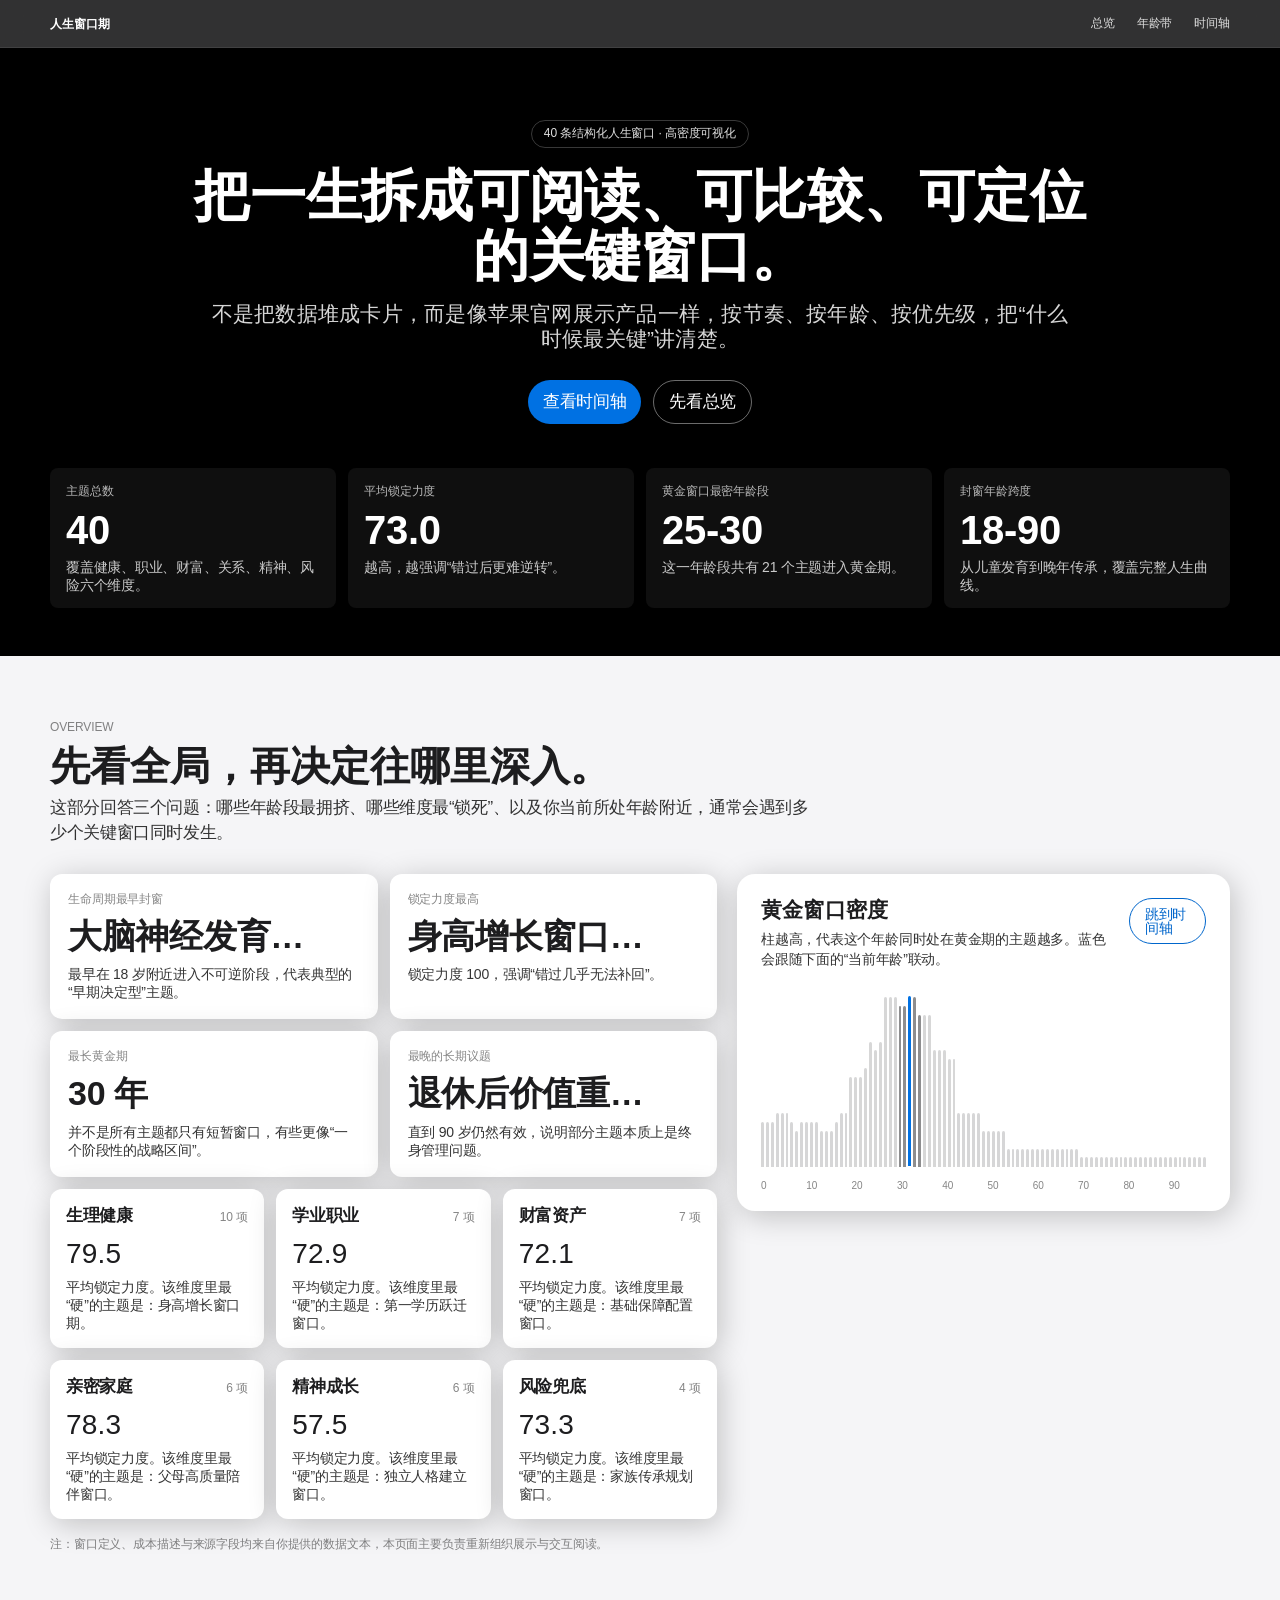
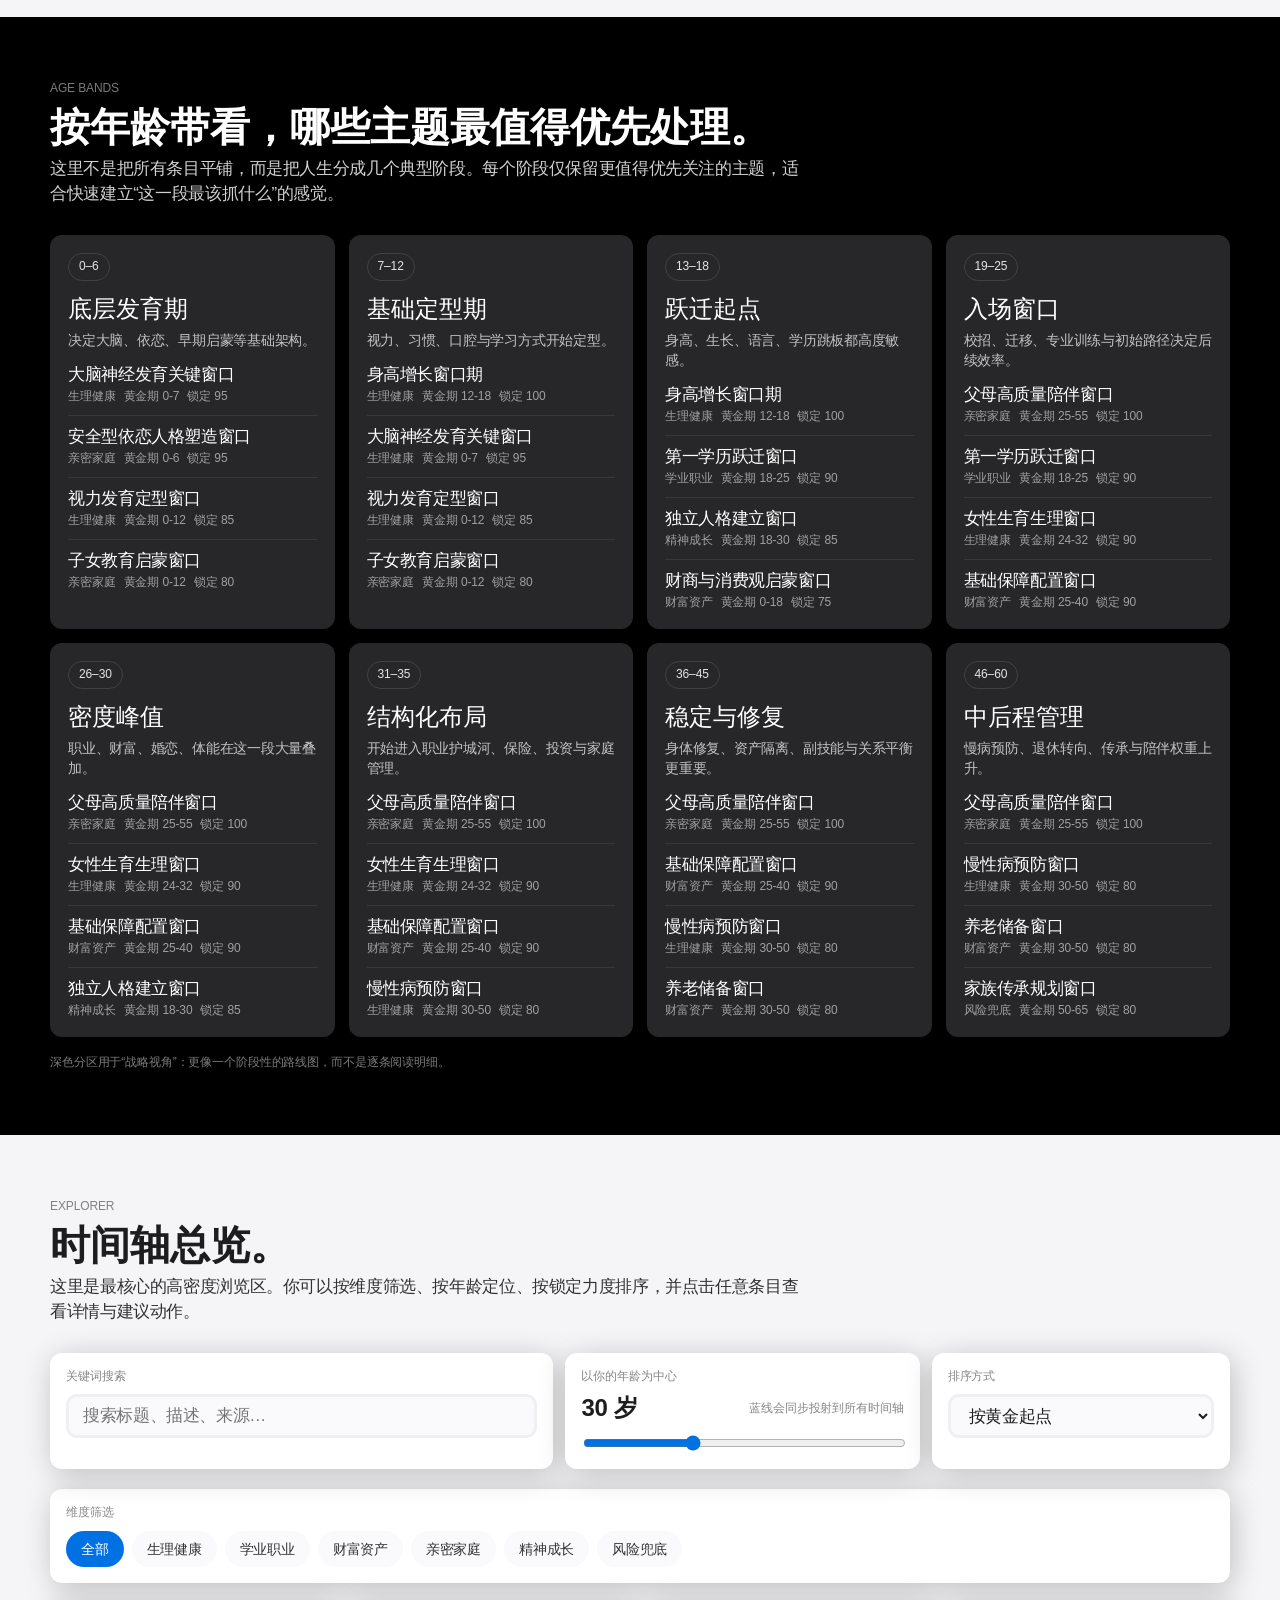
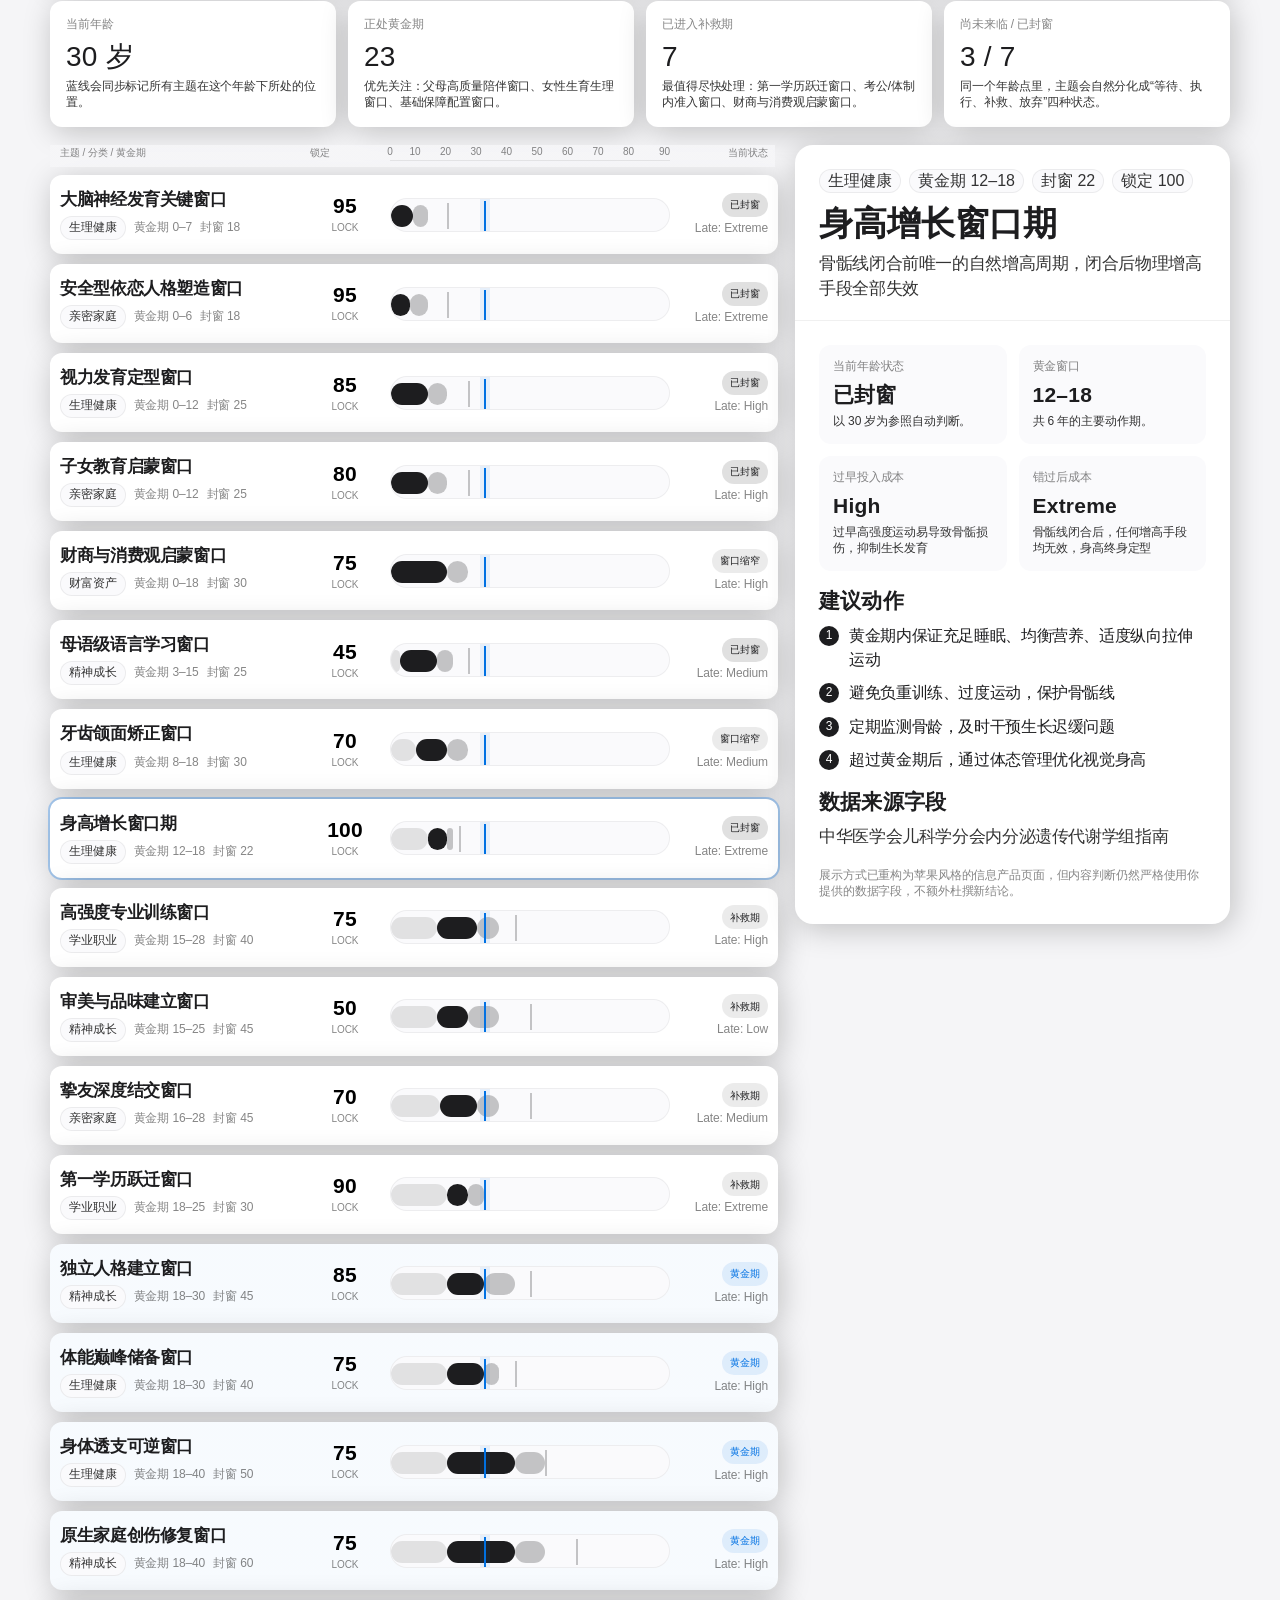
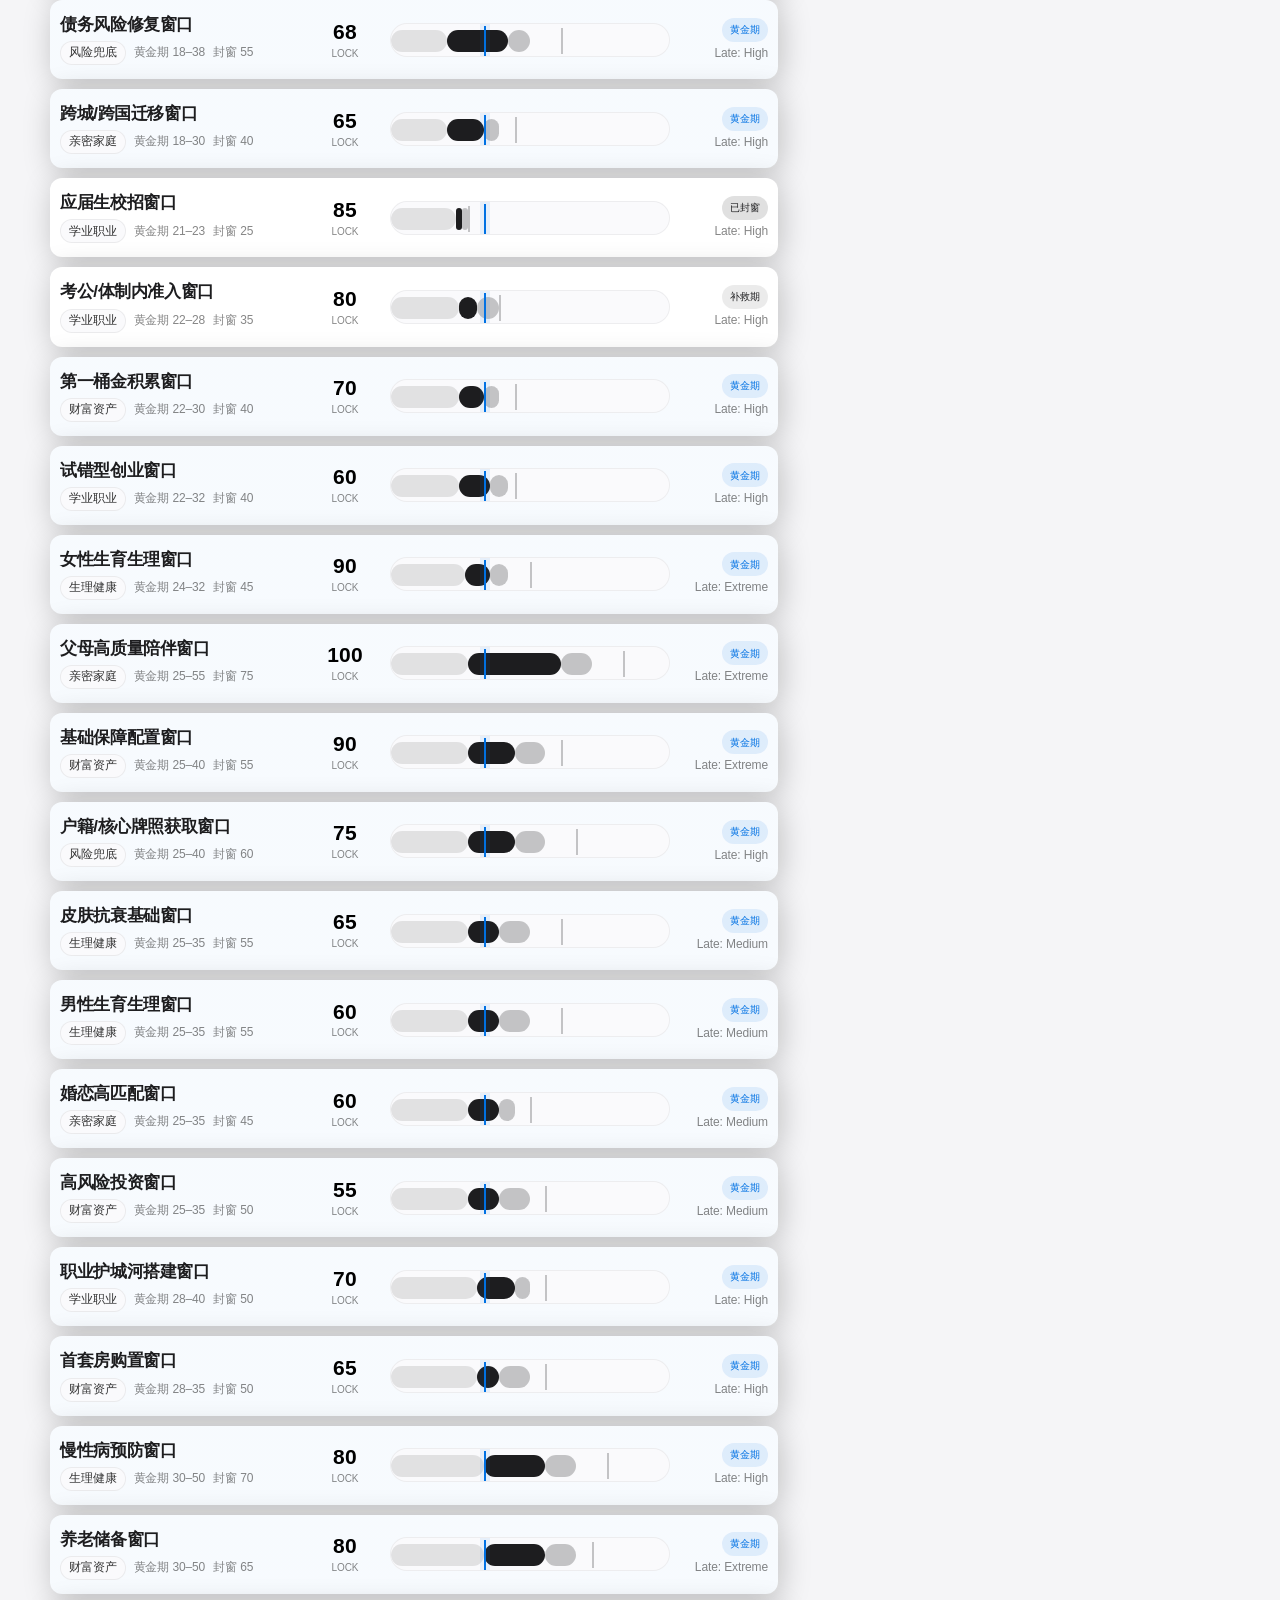
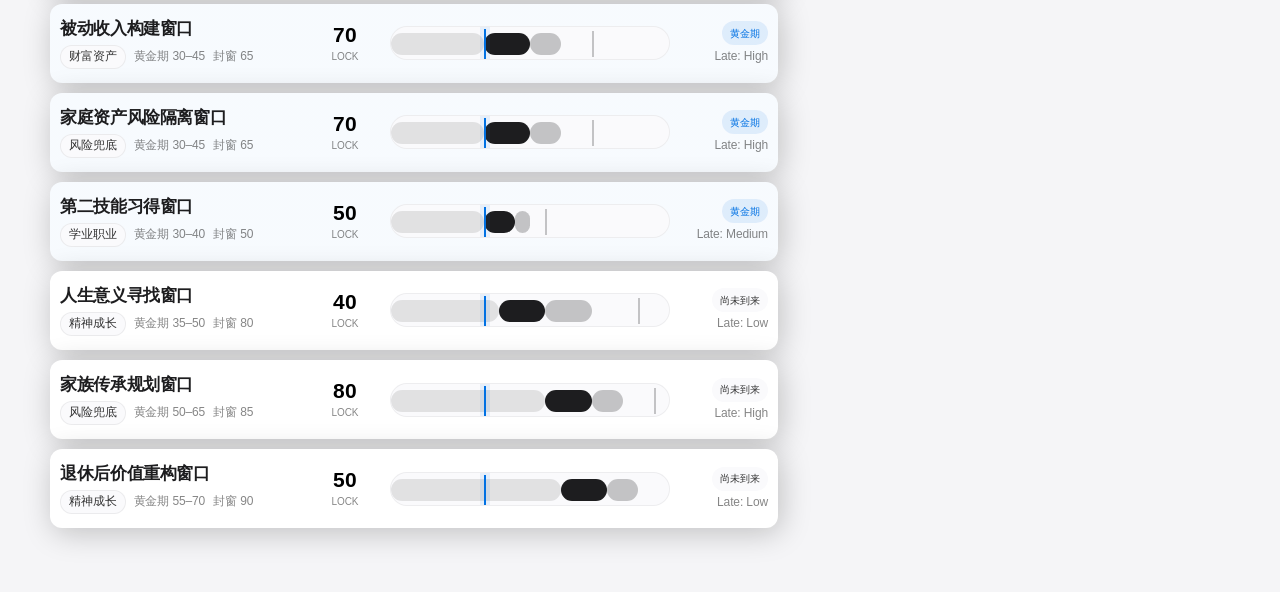
<file: index.html>
<!DOCTYPE html>
<html lang="zh-CN">
<head>
  <meta charset="UTF-8" />
  <meta name="viewport" content="width=device-width, initial-scale=1.0" />
  <title>人生窗口期 · Apple Style Explorer</title>
  <meta name="description" content="基于40条人生窗口期数据构建的高信息密度可视化页面。" />
  <style>
    :root {
      --black: #000000;
      --light: #f5f5f7;
      --white: #ffffff;
      --text: #1d1d1f;
      --text-80: rgba(0, 0, 0, 0.80);
      --text-56: rgba(0, 0, 0, 0.56);
      --text-48: rgba(0, 0, 0, 0.48);
      --blue: #0071e3;
      --link: #0066cc;
      --link-dark: #2997ff;
      --dark-1: #272729;
      --dark-2: #2a2a2d;
      --dark-3: #1f1f21;
      --shadow: rgba(0, 0, 0, 0.22) 3px 5px 30px 0px;
      --radius-sm: 8px;
      --radius-md: 12px;
      --radius-lg: 18px;
      --pill: 980px;
      --container: 1180px;
      --timeline-width: 100%;
      --row-gap: 10px;
    }

    * { box-sizing: border-box; }
    html { scroll-behavior: smooth; }
    body {
      margin: 0;
      font-family: "SF Pro Text","SF Pro Display","PingFang SC",-apple-system,BlinkMacSystemFont,"Helvetica Neue",Helvetica,Arial,sans-serif;
      background: var(--light);
      color: var(--text);
      -webkit-font-smoothing: antialiased;
      text-rendering: optimizeLegibility;
    }
    img { max-width: 100%; display: block; }
    a { color: inherit; text-decoration: none; }
    button, input, select {
      font: inherit;
    }
    button {
      border: 0;
      background: none;
      cursor: pointer;
    }
    .container {
      width: min(calc(100% - 32px), var(--container));
      margin: 0 auto;
    }

    .global-nav {
      position: sticky;
      top: 0;
      z-index: 100;
      height: 48px;
      background: rgba(0, 0, 0, 0.80);
      backdrop-filter: saturate(180%) blur(20px);
      -webkit-backdrop-filter: saturate(180%) blur(20px);
      border-bottom: 1px solid rgba(255,255,255,0.08);
    }
    .global-nav .container {
      height: 48px;
      display: flex;
      align-items: center;
      justify-content: space-between;
      gap: 20px;
    }
    .nav-brand {
      color: #fff;
      font-size: 12px;
      font-weight: 600;
      letter-spacing: -0.12px;
      white-space: nowrap;
    }
    .nav-links {
      display: flex;
      gap: 22px;
      align-items: center;
      color: rgba(255,255,255,0.92);
      font-size: 12px;
      line-height: 1.33;
      letter-spacing: -0.12px;
      flex-wrap: wrap;
      justify-content: flex-end;
    }
    .nav-links a {
      opacity: .9;
    }
    .nav-links a:hover {
      opacity: 1;
      text-decoration: underline;
      text-underline-offset: 3px;
    }

    .hero {
      background: var(--black);
      color: var(--white);
      padding: 72px 0 48px;
    }
    .hero .eyebrow {
      display: inline-flex;
      align-items: center;
      min-height: 28px;
      padding: 0 12px;
      border-radius: var(--pill);
      border: 1px solid rgba(255,255,255,0.22);
      font-size: 12px;
      line-height: 1.33;
      letter-spacing: -0.12px;
      color: rgba(255,255,255,0.88);
      margin-bottom: 18px;
    }
    .hero h1 {
      margin: 0 auto 16px;
      max-width: 900px;
      font-family: "SF Pro Display","SF Pro Text","PingFang SC",-apple-system,BlinkMacSystemFont,"Helvetica Neue",Helvetica,Arial,sans-serif;
      font-size: clamp(40px, 6vw, 56px);
      font-weight: 600;
      line-height: 1.07;
      letter-spacing: -0.28px;
      text-align: center;
    }
    .hero .sub {
      margin: 0 auto;
      max-width: 860px;
      font-size: 21px;
      font-weight: 400;
      line-height: 1.19;
      letter-spacing: 0.231px;
      text-align: center;
      color: rgba(255,255,255,0.84);
    }
    .hero-actions {
      margin-top: 28px;
      display: flex;
      justify-content: center;
      gap: 12px;
      flex-wrap: wrap;
    }
    .btn {
      min-height: 44px;
      padding: 8px 15px;
      border-radius: 999px;
      display: inline-flex;
      align-items: center;
      justify-content: center;
      font-size: 17px;
      font-weight: 400;
      line-height: 1;
      letter-spacing: -0.374px;
      transition: transform .2s ease, opacity .2s ease, background-color .2s ease, border-color .2s ease;
    }
    .btn:hover { transform: translateY(-1px); }
    .btn-primary {
      background: var(--blue);
      color: #fff;
    }
    .btn-secondary-dark {
      border: 1px solid rgba(255,255,255,0.42);
      color: #fff;
    }
    .btn-secondary-light {
      border: 1px solid var(--link);
      color: var(--link);
      background: transparent;
    }
    .hero-stats {
      display: grid;
      grid-template-columns: repeat(4, minmax(0, 1fr));
      gap: 12px;
      margin-top: 44px;
    }
    .hero-stat {
      background: rgba(255,255,255,0.06);
      border-radius: 8px;
      padding: 16px 16px 14px;
      min-height: 108px;
    }
    .hero-stat .label {
      font-size: 12px;
      line-height: 1.33;
      letter-spacing: -0.12px;
      color: rgba(255,255,255,0.7);
      margin-bottom: 8px;
    }
    .hero-stat .value {
      font-family: "SF Pro Display","SF Pro Text","PingFang SC",-apple-system,BlinkMacSystemFont,"Helvetica Neue",Helvetica,Arial,sans-serif;
      font-size: clamp(28px, 4vw, 40px);
      font-weight: 600;
      line-height: 1.1;
      letter-spacing: -0.28px;
      margin-bottom: 6px;
    }
    .hero-stat .meta {
      font-size: 14px;
      line-height: 1.29;
      letter-spacing: -0.224px;
      color: rgba(255,255,255,0.78);
    }

    .section {
      padding: 64px 0;
    }
    .section-light {
      background: var(--light);
      color: var(--text);
    }
    .section-dark {
      background: var(--black);
      color: var(--white);
    }
    .section-head {
      margin-bottom: 28px;
      display: grid;
      gap: 8px;
    }
    .section-head .kicker {
      font-size: 12px;
      line-height: 1.33;
      letter-spacing: -0.12px;
      text-transform: uppercase;
      color: var(--text-48);
    }
    .section-dark .section-head .kicker {
      color: rgba(255,255,255,0.48);
    }
    .section-head h2 {
      margin: 0;
      font-family: "SF Pro Display","SF Pro Text","PingFang SC",-apple-system,BlinkMacSystemFont,"Helvetica Neue",Helvetica,Arial,sans-serif;
      font-size: clamp(28px, 4vw, 40px);
      line-height: 1.10;
      font-weight: 600;
      letter-spacing: normal;
    }
    .section-head p {
      margin: 0;
      max-width: 760px;
      font-size: 17px;
      font-weight: 400;
      line-height: 1.47;
      letter-spacing: -0.374px;
      color: var(--text-80);
    }
    .section-dark .section-head p {
      color: rgba(255,255,255,0.82);
    }

    .overview-grid {
      display: grid;
      grid-template-columns: 1.15fr .85fr;
      gap: 20px;
      align-items: start;
    }
    .panel {
      background: #fff;
      border-radius: 18px;
      box-shadow: var(--shadow);
      overflow: hidden;
    }
    .panel-inner {
      padding: 24px;
    }
    .summary-grid {
      display: grid;
      grid-template-columns: repeat(2, minmax(0, 1fr));
      gap: 12px;
    }
    .summary-card {
      background: #fff;
      border-radius: 12px;
      padding: 18px;
      box-shadow: var(--shadow);
      min-height: 132px;
    }
    .summary-card .label {
      color: var(--text-48);
      font-size: 12px;
      line-height: 1.33;
      letter-spacing: -0.12px;
      margin-bottom: 10px;
    }
    .summary-card .value {
      font-family: "SF Pro Display","SF Pro Text","PingFang SC",-apple-system,BlinkMacSystemFont,"Helvetica Neue",Helvetica,Arial,sans-serif;
      font-size: 34px;
      font-weight: 600;
      line-height: 1.1;
      letter-spacing: -0.28px;
    }
    .summary-card .note {
      margin-top: 10px;
      color: var(--text-80);
      font-size: 14px;
      line-height: 1.29;
      letter-spacing: -0.224px;
    }
    .category-rail {
      margin-top: 12px;
      display: grid;
      grid-template-columns: repeat(3, minmax(0, 1fr));
      gap: 12px;
    }
    .category-card {
      background: #fff;
      border-radius: 12px;
      padding: 16px;
      box-shadow: var(--shadow);
      min-height: 120px;
    }
    .category-card .top {
      display: flex;
      justify-content: space-between;
      gap: 8px;
      align-items: baseline;
    }
    .category-card .name {
      font-size: 17px;
      line-height: 1.24;
      letter-spacing: -0.374px;
      font-weight: 600;
    }
    .category-card .count {
      font-size: 12px;
      line-height: 1.33;
      color: var(--text-48);
    }
    .category-card .score {
      margin-top: 12px;
      font-size: 28px;
      line-height: 1.14;
      letter-spacing: 0.196px;
      font-weight: 400;
    }
    .category-card .note {
      margin-top: 8px;
      font-size: 14px;
      line-height: 1.29;
      letter-spacing: -0.224px;
      color: var(--text-80);
    }

    .density-panel {
      background: #fff;
      border-radius: 18px;
      box-shadow: var(--shadow);
      overflow: hidden;
    }
    .density-panel .panel-inner {
      padding-bottom: 18px;
    }
    .density-head {
      display: flex;
      align-items: flex-start;
      justify-content: space-between;
      gap: 16px;
      margin-bottom: 18px;
    }
    .density-head .copy h3 {
      margin: 0 0 6px;
      font-size: 21px;
      line-height: 1.19;
      letter-spacing: 0.231px;
      font-weight: 700;
    }
    .density-head .copy p {
      margin: 0;
      font-size: 14px;
      line-height: 1.43;
      letter-spacing: -0.224px;
      color: var(--text-80);
    }
    .density-bars {
      height: 180px;
      display: grid;
      grid-template-columns: repeat(91, minmax(0, 1fr));
      gap: 2px;
      align-items: end;
      position: relative;
    }
    .density-bar {
      position: relative;
      min-height: 10px;
      background: #1d1d1f;
      border-radius: 3px 3px 0 0;
      opacity: 0.18;
      transition: opacity .2s ease, transform .2s ease;
    }
    .density-bar.is-active {
      background: var(--blue);
      opacity: 1;
      transform: translateY(-1px);
    }
    .density-bar.is-near {
      opacity: .5;
    }
    .density-bar:hover {
      opacity: 1;
    }
    .density-bar::after {
      content: attr(data-label);
      position: absolute;
      left: 50%;
      transform: translateX(-50%);
      bottom: calc(100% + 8px);
      padding: 5px 8px;
      border-radius: 8px;
      background: #1d1d1f;
      color: white;
      font-size: 10px;
      line-height: 1.33;
      letter-spacing: -0.08px;
      white-space: nowrap;
      opacity: 0;
      pointer-events: none;
      transition: opacity .2s ease;
    }
    .density-bar:hover::after {
      opacity: 1;
    }
    .density-axis {
      display: grid;
      grid-template-columns: repeat(10, minmax(0, 1fr));
      gap: 8px;
      margin-top: 12px;
      font-size: 10px;
      line-height: 1.47;
      letter-spacing: -0.08px;
      color: var(--text-48);
    }

    .band-grid {
      display: grid;
      grid-template-columns: repeat(4, minmax(0, 1fr));
      gap: 14px;
    }
    .band-card {
      background: var(--dark-1);
      border-radius: 12px;
      padding: 18px;
      min-height: 260px;
    }
    .band-card .range {
      display: inline-flex;
      min-height: 28px;
      align-items: center;
      padding: 0 10px;
      border-radius: var(--pill);
      border: 1px solid rgba(255,255,255,0.12);
      color: rgba(255,255,255,0.88);
      font-size: 12px;
      line-height: 1.33;
      letter-spacing: -0.12px;
      margin-bottom: 14px;
    }
    .band-card h3 {
      margin: 0 0 6px;
      font-size: 24px;
      line-height: 1.2;
      font-weight: 300;
      letter-spacing: normal;
      color: #fff;
    }
    .band-card p {
      margin: 0 0 14px;
      color: rgba(255,255,255,0.72);
      font-size: 14px;
      line-height: 1.43;
      letter-spacing: -0.224px;
    }
    .band-list {
      display: grid;
      gap: 10px;
    }
    .band-item {
      border-top: 1px solid rgba(255,255,255,0.08);
      padding-top: 10px;
    }
    .band-item:first-child {
      border-top: 0;
      padding-top: 0;
    }
    .band-item .title {
      font-size: 17px;
      line-height: 1.24;
      letter-spacing: -0.374px;
      color: white;
      margin-bottom: 4px;
    }
    .band-item .meta {
      display: flex;
      flex-wrap: wrap;
      gap: 8px;
      font-size: 12px;
      line-height: 1.33;
      letter-spacing: -0.12px;
      color: rgba(255,255,255,0.56);
    }

    .controls {
      display: grid;
      grid-template-columns: 1.35fr .95fr .8fr;
      gap: 12px;
      margin-bottom: 20px;
    }
    .control-block {
      background: #fff;
      border-radius: 12px;
      box-shadow: var(--shadow);
      padding: 16px;
    }
    .control-label {
      font-size: 12px;
      line-height: 1.33;
      letter-spacing: -0.12px;
      color: var(--text-48);
      margin-bottom: 10px;
    }
    .search-input, .sort-select {
      width: 100%;
      min-height: 44px;
      border: 3px solid rgba(0,0,0,0.04);
      border-radius: 11px;
      background: #fafafc;
      color: var(--text);
      padding: 0 14px;
      outline: none;
      font-size: 17px;
      line-height: 1.47;
      letter-spacing: -0.374px;
    }
    .search-input:focus, .sort-select:focus {
      border-color: var(--blue);
      box-shadow: 0 0 0 2px rgba(0,113,227,0.18);
    }
    .age-wrap {
      display: grid;
      gap: 10px;
    }
    .age-line {
      display: flex;
      justify-content: space-between;
      align-items: center;
      gap: 12px;
    }
    .age-value {
      font-size: 24px;
      line-height: 1.2;
      font-weight: 600;
      letter-spacing: -0.28px;
    }
    input[type=range] {
      width: 100%;
      accent-color: var(--blue);
    }
    .filter-pills {
      display: flex;
      gap: 8px;
      flex-wrap: wrap;
      align-items: flex-start;
    }
    .filter-pill {
      min-height: 36px;
      padding: 0 14px;
      border-radius: var(--pill);
      background: #fafafc;
      border: 1px solid transparent;
      color: var(--text-80);
      font-size: 14px;
      line-height: 1.43;
      letter-spacing: -0.224px;
    }
    .filter-pill.is-active {
      background: var(--blue);
      color: white;
    }

    .current-summary {
      display: grid;
      grid-template-columns: repeat(4, minmax(0, 1fr));
      gap: 12px;
      margin-bottom: 18px;
    }
    .current-card {
      background: #fff;
      border-radius: 12px;
      padding: 16px;
      box-shadow: var(--shadow);
    }
    .current-card .label {
      font-size: 12px;
      line-height: 1.33;
      color: var(--text-48);
      letter-spacing: -0.12px;
      margin-bottom: 8px;
    }
    .current-card .value {
      font-size: 28px;
      line-height: 1.14;
      letter-spacing: 0.196px;
      font-weight: 400;
      margin-bottom: 6px;
    }
    .current-card .desc {
      font-size: 12px;
      line-height: 1.33;
      color: var(--text-80);
      letter-spacing: -0.12px;
    }

    .explorer-layout {
      display: grid;
      grid-template-columns: minmax(0, 1.25fr) minmax(320px, 0.75fr);
      gap: 20px;
      align-items: start;
    }
    .rows-wrap {
      display: grid;
      gap: var(--row-gap);
    }
    .timeline-guide {
      position: sticky;
      top: 60px;
      z-index: 2;
      display: grid;
      grid-template-columns: 240px 70px minmax(280px, 1fr) 88px;
      gap: 10px;
      align-items: end;
      margin-bottom: 8px;
      padding: 0 10px 6px;
      background: linear-gradient(to bottom, rgba(245,245,247,.94), rgba(245,245,247,.94));
    }
    .timeline-guide .meta {
      font-size: 10px;
      line-height: 1.47;
      letter-spacing: -0.08px;
      color: var(--text-48);
      text-transform: uppercase;
    }
    .timeline-ruler {
      position: relative;
      height: 16px;
      display: flex;
      justify-content: space-between;
    }
    .timeline-ruler span {
      position: relative;
      font-size: 10px;
      line-height: 1.47;
      letter-spacing: -0.08px;
      color: var(--text-48);
      transform: translateX(-50%);
    }
    .timeline-ruler span:last-child {
      transform: translateX(0);
    }
    .timeline-ruler::before {
      content: "";
      position: absolute;
      inset: auto 0 0;
      height: 1px;
      background: rgba(0,0,0,0.08);
    }

    .row {
      position: relative;
      width: 100%;
      text-align: left;
      background: #fff;
      border-radius: 12px;
      box-shadow: var(--shadow);
      padding: 14px 10px;
      display: grid;
      grid-template-columns: 240px 70px minmax(280px, 1fr) 88px;
      gap: 10px;
      align-items: center;
      transition: transform .2s ease, box-shadow .2s ease, outline-color .2s ease;
      outline: 2px solid transparent;
    }
    .row:hover {
      transform: translateY(-1px);
    }
    .row.is-selected {
      outline-color: rgba(0,113,227,0.3);
    }
    .row.is-now-gold {
      background: linear-gradient(0deg, rgba(0,113,227,0.03), rgba(0,113,227,0.03)), #fff;
    }
    .row-main {
      display: grid;
      gap: 6px;
    }
    .row-title {
      font-size: 17px;
      line-height: 1.24;
      letter-spacing: -0.374px;
      font-weight: 600;
      color: var(--text);
    }
    .row-sub {
      display: flex;
      flex-wrap: wrap;
      gap: 8px;
      align-items: center;
      font-size: 12px;
      line-height: 1.33;
      letter-spacing: -0.12px;
      color: var(--text-48);
    }
    .tag {
      min-height: 24px;
      padding: 0 8px;
      display: inline-flex;
      align-items: center;
      border-radius: var(--pill);
      background: #fafafc;
      color: var(--text-80);
      border: 1px solid rgba(0,0,0,0.06);
    }
    .row-lock {
      text-align: center;
      font-size: 21px;
      line-height: 1.19;
      letter-spacing: 0.231px;
      font-weight: 700;
    }
    .row-lock small {
      display: block;
      font-size: 10px;
      line-height: 1.33;
      letter-spacing: -0.08px;
      font-weight: 400;
      color: var(--text-48);
      margin-top: 2px;
      text-transform: uppercase;
    }
    .timeline {
      position: relative;
      height: 34px;
      border-radius: 999px;
      background: #fafafc;
      overflow: hidden;
      border: 1px solid rgba(0,0,0,0.05);
    }
    .phase {
      position: absolute;
      top: 6px;
      height: 22px;
      border-radius: 999px;
    }
    .phase-early {
      background: rgba(0,0,0,0.10);
    }
    .phase-gold {
      background: #1d1d1f;
    }
    .phase-late {
      background: rgba(0,0,0,0.22);
    }
    .phase-closed {
      position: absolute;
      top: 4px;
      width: 2px;
      height: 26px;
      background: rgba(0,0,0,0.22);
    }
    .age-marker {
      position: absolute;
      top: 2px;
      width: 2px;
      height: 30px;
      background: var(--blue);
      box-shadow: 0 0 0 4px rgba(0,113,227,0.08);
    }
    .row-tail {
      display: grid;
      gap: 4px;
      justify-items: end;
    }
    .state-pill {
      min-height: 24px;
      padding: 0 8px;
      display: inline-flex;
      align-items: center;
      border-radius: var(--pill);
      font-size: 10px;
      line-height: 1.33;
      letter-spacing: -0.08px;
      text-transform: uppercase;
      white-space: nowrap;
    }
    .state-pill.state-gold {
      background: rgba(0,113,227,0.10);
      color: var(--blue);
    }
    .state-pill.state-late {
      background: rgba(0,0,0,0.08);
      color: var(--text);
    }
    .state-pill.state-early {
      background: #fafafc;
      color: var(--text-80);
    }
    .state-pill.state-closed {
      background: rgba(0,0,0,0.12);
      color: var(--text);
    }
    .tail-meta {
      font-size: 12px;
      line-height: 1.33;
      letter-spacing: -0.12px;
      color: var(--text-48);
      text-align: right;
    }

    .detail {
      position: sticky;
      top: 68px;
      background: #fff;
      border-radius: 18px;
      box-shadow: var(--shadow);
      overflow: hidden;
    }
    .detail-head {
      padding: 24px 24px 18px;
      border-bottom: 1px solid rgba(0,0,0,0.06);
    }
    .detail-head .tag-row {
      display: flex;
      flex-wrap: wrap;
      gap: 8px;
      margin-bottom: 12px;
    }
    .detail-head h3 {
      margin: 0 0 10px;
      font-family: "SF Pro Display","SF Pro Text","PingFang SC",-apple-system,BlinkMacSystemFont,"Helvetica Neue",Helvetica,Arial,sans-serif;
      font-size: 34px;
      line-height: 1.10;
      font-weight: 600;
      letter-spacing: normal;
    }
    .detail-head p {
      margin: 0;
      font-size: 17px;
      line-height: 1.47;
      letter-spacing: -0.374px;
      color: var(--text-80);
    }
    .detail-body {
      padding: 24px;
      display: grid;
      gap: 18px;
    }
    .detail-grid {
      display: grid;
      grid-template-columns: repeat(2, minmax(0, 1fr));
      gap: 12px;
    }
    .detail-card {
      background: #fafafc;
      border-radius: 12px;
      padding: 14px;
    }
    .detail-card .k {
      font-size: 12px;
      line-height: 1.33;
      letter-spacing: -0.12px;
      color: var(--text-48);
      margin-bottom: 8px;
    }
    .detail-card .v {
      font-size: 21px;
      line-height: 1.19;
      letter-spacing: 0.231px;
      font-weight: 600;
    }
    .detail-card .m {
      margin-top: 6px;
      font-size: 12px;
      line-height: 1.33;
      letter-spacing: -0.12px;
      color: var(--text-80);
    }
    .detail-section h4 {
      margin: 0 0 10px;
      font-size: 21px;
      line-height: 1.19;
      letter-spacing: 0.231px;
      font-weight: 700;
    }
    .detail-section p {
      margin: 0;
      font-size: 17px;
      line-height: 1.47;
      letter-spacing: -0.374px;
      color: var(--text-80);
    }
    .detail-list {
      display: grid;
      gap: 10px;
    }
    .detail-item {
      display: grid;
      grid-template-columns: 20px 1fr;
      gap: 10px;
      align-items: start;
      font-size: 16px;
      line-height: 1.47;
      letter-spacing: -0.374px;
      color: var(--text);
    }
    .detail-item .index {
      width: 20px;
      height: 20px;
      border-radius: 50%;
      background: #1d1d1f;
      color: white;
      font-size: 12px;
      display: inline-flex;
      align-items: center;
      justify-content: center;
      margin-top: 2px;
    }
    .source-note {
      font-size: 12px;
      line-height: 1.33;
      letter-spacing: -0.12px;
      color: var(--text-48);
    }

    .footnote {
      font-size: 12px;
      line-height: 1.33;
      letter-spacing: -0.12px;
      color: var(--text-48);
      margin-top: 18px;
    }
    .section-dark .footnote {
      color: rgba(255,255,255,0.48);
    }

    @media (max-width: 1120px) {
      .overview-grid,
      .explorer-layout {
        grid-template-columns: 1fr;
      }
      .controls {
        grid-template-columns: 1fr;
      }
      .detail {
        position: static;
      }
      .hero-stats {
        grid-template-columns: repeat(2, minmax(0, 1fr));
      }
      .band-grid {
        grid-template-columns: repeat(2, minmax(0, 1fr));
      }
      .timeline-guide,
      .row {
        grid-template-columns: 220px 64px minmax(220px, 1fr) 82px;
      }
    }

    @media (max-width: 860px) {
      .hero {
        padding-top: 56px;
      }
      .hero-stats,
      .summary-grid,
      .category-rail,
      .current-summary,
      .detail-grid,
      .band-grid {
        grid-template-columns: 1fr;
      }
      .timeline-guide {
        display: none;
      }
      .row {
        grid-template-columns: 1fr;
        gap: 12px;
        padding: 14px;
      }
      .row-lock {
        text-align: left;
      }
      .row-tail {
        justify-items: start;
      }
      .tail-meta {
        text-align: left;
      }
      .detail-head h3 {
        font-size: 28px;
      }
      .nav-links {
        gap: 14px;
      }
    }

    @media (max-width: 640px) {
      .container {
        width: min(calc(100% - 24px), var(--container));
      }
      .section {
        padding: 48px 0;
      }
      .hero h1 {
        font-size: 40px;
      }
      .hero .sub {
        font-size: 19px;
      }
      .hero-stat .value {
        font-size: 28px;
      }
    }
  </style>
</head>
<body>
  <nav class="global-nav">
    <div class="container">
      <a class="nav-brand" href="#top">人生窗口期</a>
      <div class="nav-links">
        <a href="#overview">总览</a>
        <a href="#bands">年龄带</a>
        <a href="#explorer">时间轴</a>
      </div>
    </div>
  </nav>

  <header class="hero" id="top">
    <div class="container">
      <div style="text-align:center;">
        <span class="eyebrow">40 条结构化人生窗口 · 高密度可视化</span>
      </div>
      <h1>把一生拆成可阅读、可比较、可定位的关键窗口。</h1>
      <p class="sub">不是把数据堆成卡片，而是像苹果官网展示产品一样，按节奏、按年龄、按优先级，把“什么时候最关键”讲清楚。</p>
      <div class="hero-actions">
        <a class="btn btn-primary" href="#explorer">查看时间轴</a>
        <a class="btn btn-secondary-dark" href="#overview">先看总览</a>
      </div>
      <div class="hero-stats">
        <div class="hero-stat">
          <div class="label">主题总数</div>
          <div class="value">40</div>
          <div class="meta">覆盖健康、职业、财富、关系、精神、风险六个维度。</div>
        </div>
        <div class="hero-stat">
          <div class="label">平均锁定力度</div>
          <div class="value">73.0</div>
          <div class="meta">越高，越强调“错过后更难逆转”。</div>
        </div>
        <div class="hero-stat">
          <div class="label">黄金窗口最密年龄段</div>
          <div class="value">25-30</div>
          <div class="meta">这一年龄段共有 21 个主题进入黄金期。</div>
        </div>
        <div class="hero-stat">
          <div class="label">封窗年龄跨度</div>
          <div class="value">18-90</div>
          <div class="meta">从儿童发育到晚年传承，覆盖完整人生曲线。</div>
        </div>
      </div>
    </div>
  </header>

  <section class="section section-light" id="overview">
    <div class="container">
      <div class="section-head">
        <div class="kicker">Overview</div>
        <h2>先看全局，再决定往哪里深入。</h2>
        <p>这部分回答三个问题：哪些年龄段最拥挤、哪些维度最“锁死”、以及你当前所处年龄附近，通常会遇到多少个关键窗口同时发生。</p>
      </div>

      <div class="overview-grid">
        <div>
          <div class="summary-grid">
            <div class="summary-card">
              <div class="label">生命周期最早封窗</div>
              <div class="value">大脑神经发育…</div>
              <div class="note">最早在 18 岁附近进入不可逆阶段，代表典型的“早期决定型”主题。</div>
            </div>
            <div class="summary-card">
              <div class="label">锁定力度最高</div>
              <div class="value">身高增长窗口…</div>
              <div class="note">锁定力度 100，强调“错过几乎无法补回”。</div>
            </div>
            <div class="summary-card">
              <div class="label">最长黄金期</div>
              <div class="value">30 年</div>
              <div class="note">并不是所有主题都只有短暂窗口，有些更像“一个阶段性的战略区间”。</div>
            </div>
            <div class="summary-card">
              <div class="label">最晚的长期议题</div>
              <div class="value">退休后价值重…</div>
              <div class="note">直到 90 岁仍然有效，说明部分主题本质上是终身管理问题。</div>
            </div>
          </div>

          <div class="category-rail" id="categoryRail"></div>
        </div>

        <div class="density-panel">
          <div class="panel-inner">
            <div class="density-head">
              <div class="copy">
                <h3>黄金窗口密度</h3>
                <p>柱越高，代表这个年龄同时处在黄金期的主题越多。蓝色会跟随下面的“当前年龄”联动。</p>
              </div>
              <a class="btn btn-secondary-light" href="#explorer" style="min-height:36px;font-size:14px;">跳到时间轴</a>
            </div>
            <div class="density-bars" id="densityBars"></div>
            <div class="density-axis">
              <span>0</span><span>10</span><span>20</span><span>30</span><span>40</span><span>50</span><span>60</span><span>70</span><span>80</span><span>90</span>
            </div>
          </div>
        </div>
      </div>
      <div class="footnote">注：窗口定义、成本描述与来源字段均来自你提供的数据文本，本页面主要负责重新组织展示与交互阅读。</div>
    </div>
  </section>

  <section class="section section-dark" id="bands">
    <div class="container">
      <div class="section-head">
        <div class="kicker">Age Bands</div>
        <h2>按年龄带看，哪些主题最值得优先处理。</h2>
        <p>这里不是把所有条目平铺，而是把人生分成几个典型阶段。每个阶段仅保留更值得优先关注的主题，适合快速建立“这一段最该抓什么”的感觉。</p>
      </div>
      <div class="band-grid" id="bandGrid"></div>
      <div class="footnote">深色分区用于“战略视角”：更像一个阶段性的路线图，而不是逐条阅读明细。</div>
    </div>
  </section>

  <section class="section section-light" id="explorer">
    <div class="container">
      <div class="section-head">
        <div class="kicker">Explorer</div>
        <h2>时间轴总览。</h2>
        <p>这里是最核心的高密度浏览区。你可以按维度筛选、按年龄定位、按锁定力度排序，并点击任意条目查看详情与建议动作。</p>
      </div>

      <div class="controls">
        <div class="control-block">
          <div class="control-label">关键词搜索</div>
          <input id="searchInput" class="search-input" type="search" placeholder="搜索标题、描述、来源…" />
        </div>
        <div class="control-block">
          <div class="control-label">以你的年龄为中心</div>
          <div class="age-wrap">
            <div class="age-line">
              <div class="age-value"><span id="ageValue">30</span> 岁</div>
              <div style="font-size:12px;line-height:1.33;color:var(--text-48);letter-spacing:-0.12px;">蓝线会同步投射到所有时间轴</div>
            </div>
            <input id="ageRange" type="range" min="0" max="90" step="1" value="30" />
          </div>
        </div>
        <div class="control-block">
          <div class="control-label">排序方式</div>
          <select id="sortSelect" class="sort-select">
            <option value="goldStartAsc">按黄金起点</option>
            <option value="lockDesc">按锁定力度</option>
            <option value="closeAgeAsc">按封窗年龄</option>
            <option value="currentRelevance">按当前年龄相关性</option>
          </select>
        </div>
      </div>

      <div class="control-block" style="margin-bottom:18px;">
        <div class="control-label">维度筛选</div>
        <div id="filterPills" class="filter-pills"></div>
      </div>

      <div class="current-summary" id="currentSummary"></div>

      <div class="explorer-layout">
        <div>
          <div class="timeline-guide">
            <div class="meta">主题 / 分类 / 黄金期</div>
            <div class="meta">锁定</div>
            <div class="timeline-ruler">
              <span>0</span><span>10</span><span>20</span><span>30</span><span>40</span><span>50</span><span>60</span><span>70</span><span>80</span><span>90</span>
            </div>
            <div class="meta" style="text-align:right;">当前状态</div>
          </div>
          <div id="rows" class="rows-wrap"></div>
        </div>
        <aside id="detail" class="detail"></aside>
      </div>
    </div>
  </section>

  <script>
    const windowData = [
  {
    "id": 1,
    "title": "大脑神经发育关键窗口",
    "category": "health",
    "categoryName": "生理健康",
    "desc": "大脑神经元突触修剪、神经回路搭建期，决定逻辑思维、专注力、情绪调节的底层架构",
    "earlyRiskEnd": 0,
    "goldStart": 0,
    "goldEnd": 7,
    "lateRiskEnd": 12,
    "closeAge": 18,
    "lockForce": 95,
    "earlyCost": "Low",
    "lateCost": "Extreme",
    "earlyCostDesc": "过早高强度训练易导致大脑发育压制，丧失自然探索能力",
    "lateCostDesc": "错过后思维模式、智商底层架构基本定型，终身难以重塑",
    "actionList": [
      "0-7岁优先保证充足睡眠与自由探索，避免过早应试训练",
      "通过游戏、阅读、动手实践促进大脑多区域发育",
      "避免过度使用电子产品，保护大脑注意力系统",
      "超过黄金期后，通过刻意练习提升思维能力，弥补底层不足"
    ],
    "source": "《自然》神经科学研究、儿童发展心理学权威报告"
  },
  {
    "id": 2,
    "title": "视力发育定型窗口",
    "category": "health",
    "categoryName": "生理健康",
    "desc": "眼球发育与屈光系统定型期，是预防近视、弱视的唯一核心周期",
    "earlyRiskEnd": 0,
    "goldStart": 0,
    "goldEnd": 12,
    "lateRiskEnd": 18,
    "closeAge": 25,
    "lockForce": 85,
    "earlyCost": "Low",
    "lateCost": "High",
    "earlyCostDesc": "过早过度用眼易导致眼球发育异常，形成不可逆近视",
    "lateCostDesc": "18岁后眼轴定型，近视只能矫正无法逆转，高度近视风险上升",
    "actionList": [
      "黄金期内保证每天2小时以上户外活动，预防近视",
      "控制近距离用眼时长，每30分钟休息5分钟",
      "定期做视力检查，早发现早干预",
      "超过黄金期后，重点控制度数增长，避免高度近视并发症"
    ],
    "source": "中华医学会眼科学分会儿童近视防控指南"
  },
  {
    "id": 3,
    "title": "身高增长窗口期",
    "category": "health",
    "categoryName": "生理健康",
    "desc": "骨骺线闭合前唯一的自然增高周期，闭合后物理增高手段全部失效",
    "earlyRiskEnd": 12,
    "goldStart": 12,
    "goldEnd": 18,
    "lateRiskEnd": 20,
    "closeAge": 22,
    "lockForce": 100,
    "earlyCost": "High",
    "lateCost": "Extreme",
    "earlyCostDesc": "过早高强度运动易导致骨骺损伤，抑制生长发育",
    "lateCostDesc": "骨骺线闭合后，任何增高手段均无效，身高终身定型",
    "actionList": [
      "黄金期内保证充足睡眠、均衡营养、适度纵向拉伸运动",
      "避免负重训练、过度运动，保护骨骺线",
      "定期监测骨龄，及时干预生长迟缓问题",
      "超过黄金期后，通过体态管理优化视觉身高"
    ],
    "source": "中华医学会儿科学分会内分泌遗传代谢学组指南"
  },
  {
    "id": 4,
    "title": "牙齿颌面矫正窗口",
    "category": "health",
    "categoryName": "生理健康",
    "desc": "颌骨生长发育期，正畸可同时调整脸型与咬合，成年后仅能矫正牙齿无法改变骨骼",
    "earlyRiskEnd": 8,
    "goldStart": 8,
    "goldEnd": 18,
    "lateRiskEnd": 25,
    "closeAge": 30,
    "lockForce": 70,
    "earlyCost": "Medium",
    "lateCost": "Medium",
    "earlyCostDesc": "过早矫正易导致牙齿发育异常，影响恒牙萌出",
    "lateCostDesc": "成年后只能矫正牙齿排列，无法改变颌骨脸型，成本翻倍",
    "actionList": [
      "8-12岁做早期干预，引导颌骨正常发育",
      "12-18岁完成恒牙期全面矫正，效果最佳",
      "定期口腔检查，及时处理蛀牙、牙周问题",
      "成年后矫正优先选择隐形正畸，兼顾美观与效果"
    ],
    "source": "中华口腔医学会正畸专业委员会临床指南"
  },
  {
    "id": 5,
    "title": "体能巅峰储备窗口",
    "category": "health",
    "categoryName": "生理健康",
    "desc": "睾酮水平、爆发力、耐力、身体恢复力的人生巅峰，是运动习惯与体能储备的黄金期",
    "earlyRiskEnd": 18,
    "goldStart": 18,
    "goldEnd": 30,
    "lateRiskEnd": 35,
    "closeAge": 40,
    "lockForce": 75,
    "earlyCost": "High",
    "lateCost": "High",
    "earlyCostDesc": "过早高强度训练易导致运动损伤，影响身体发育",
    "lateCostDesc": "30岁后体能自然滑坡，恢复速度变慢，运动表现持续下降",
    "actionList": [
      "黄金期内建立规律运动习惯，储备终身体能基础",
      "兼顾力量、耐力、柔韧性训练，打造全面体能",
      "避免过度训练，重视运动后恢复与营养补充",
      "超过黄金期后，降低训练强度，重点维持健康体能"
    ],
    "source": "运动生理学权威研究、国家体育总局运动健康指南"
  },
  {
    "id": 6,
    "title": "身体透支可逆窗口",
    "category": "health",
    "categoryName": "生理健康",
    "desc": "熬夜、受伤、不良生活习惯造成的损伤可快速修复，40岁后损伤大概率转为不可逆慢性病",
    "earlyRiskEnd": 18,
    "goldStart": 18,
    "goldEnd": 40,
    "lateRiskEnd": 50,
    "closeAge": 50,
    "lockForce": 75,
    "earlyCost": "High",
    "lateCost": "High",
    "earlyCostDesc": "过早透支身体会导致内分泌紊乱、免疫力崩塌，影响发育",
    "lateCostDesc": "40岁后身体修复能力断崖式下降，损伤转为高血压、糖尿病等终身慢性病",
    "actionList": [
      "黄金期内建立规律作息、运动习惯，打造终身健康基础",
      "避免长期熬夜、过度饮酒、久坐等透支行为",
      "每年做一次全身体检，提前排查慢性病风险",
      "超过黄金期后，优先修复已有的健康问题，避免进一步损伤"
    ],
    "source": "《柳叶刀》慢性病预防研究报告"
  },
  {
    "id": 7,
    "title": "女性生育生理窗口",
    "category": "health",
    "categoryName": "生理健康",
    "desc": "女性卵子质量、生育风险、产后恢复力的最优周期，35岁后生育风险与辅助生殖成本指数级上升",
    "earlyRiskEnd": 24,
    "goldStart": 24,
    "goldEnd": 32,
    "lateRiskEnd": 38,
    "closeAge": 45,
    "lockForce": 90,
    "earlyCost": "High",
    "lateCost": "Extreme",
    "earlyCostDesc": "过早生育易导致身体发育未完成，职业发展中断，人生轨迹锁死",
    "lateCostDesc": "35岁后卵子质量大幅下降，生育风险上升，辅助生殖成本极高",
    "actionList": [
      "黄金期内完成生育规划，优先做好身体与经济双重准备",
      "25岁后每年做一次生育能力体检，提前排查风险",
      "超过35岁备孕，优先咨询生殖科医生，做好孕前检查",
      "做好生育与职业的平衡规划，避免单方面牺牲"
    ],
    "source": "中华医学会妇产科学分会临床指南"
  },
  {
    "id": 8,
    "title": "男性生育生理窗口",
    "category": "health",
    "categoryName": "生理健康",
    "desc": "男性精子质量、活力的最优周期，40岁后胎儿健康风险显著上升",
    "earlyRiskEnd": 25,
    "goldStart": 25,
    "goldEnd": 35,
    "lateRiskEnd": 45,
    "closeAge": 55,
    "lockForce": 60,
    "earlyCost": "Low",
    "lateCost": "Medium",
    "earlyCostDesc": "过早生育易导致经济压力过大，缺乏育儿经验",
    "lateCostDesc": "40岁后精子活力下降，胎儿畸形、自闭症风险上升",
    "actionList": [
      "黄金期内保持健康生活习惯，避免烟酒、熬夜损伤精子质量",
      "备孕前3个月开始补充叶酸、锌等营养素",
      "避免高温环境、辐射暴露，保护生殖系统",
      "超过黄金期后，定期做精子质量检查，及时干预"
    ],
    "source": "中华医学会男科学分会临床指南"
  },
  {
    "id": 9,
    "title": "皮肤抗衰基础窗口",
    "category": "health",
    "categoryName": "生理健康",
    "desc": "胶原蛋白流失加速期，基础抗衰投入ROI最高，后期仅能靠医美高成本补救",
    "earlyRiskEnd": 25,
    "goldStart": 25,
    "goldEnd": 35,
    "lateRiskEnd": 45,
    "closeAge": 55,
    "lockForce": 65,
    "earlyCost": "Medium",
    "lateCost": "Medium",
    "earlyCostDesc": "过早抗衰易导致皮肤屏障受损，产生依赖与敏感",
    "lateCostDesc": "40岁后胶原蛋白流失不可逆，只能靠医美高成本补救",
    "actionList": [
      "黄金期内做好防晒、保湿、抗氧化三大基础抗衰",
      "避免过度清洁、频繁医美，保护皮肤屏障",
      "保持充足睡眠、均衡饮食，促进胶原蛋白合成",
      "超过黄金期后，可适度医美干预，延缓衰老进程"
    ],
    "source": "中国医师协会皮肤科医师分会抗衰指南"
  },
  {
    "id": 10,
    "title": "慢性病预防窗口",
    "category": "health",
    "categoryName": "生理健康",
    "desc": "高血压、糖尿病、痛风等慢性病的根源养成期，提前干预可完全避免，发病后终身不可逆",
    "earlyRiskEnd": 30,
    "goldStart": 30,
    "goldEnd": 50,
    "lateRiskEnd": 60,
    "closeAge": 70,
    "lockForce": 80,
    "earlyCost": "Low",
    "lateCost": "High",
    "earlyCostDesc": "过早过度预防易导致营养失衡，影响正常生活",
    "lateCostDesc": "50岁后慢性病发病率大幅上升，发病后终身无法根治",
    "actionList": [
      "黄金期内控制体重、低盐低糖饮食、规律运动",
      "定期监测血压、血糖、血脂，早发现早干预",
      "戒烟限酒，避免熬夜、压力过大等危险因素",
      "超过黄金期后，严格遵医嘱控制病情，避免并发症"
    ],
    "source": "国家卫健委慢性病防治工作指南"
  },
  {
    "id": 11,
    "title": "第一学历跃迁窗口",
    "category": "career",
    "categoryName": "学业职业",
    "desc": "高考、统招专升本、考研的核心周期，第一学历是终身社会标签，错过后无法通过成人教育弥补",
    "earlyRiskEnd": 18,
    "goldStart": 18,
    "goldEnd": 25,
    "lateRiskEnd": 30,
    "closeAge": 30,
    "lockForce": 90,
    "earlyCost": "Low",
    "lateCost": "Extreme",
    "earlyCostDesc": "过早投入易导致应试焦虑，丧失综合素质发展机会",
    "lateCostDesc": "错过后职业门槛、圈层跃迁难度指数级上升，补救成本极高",
    "actionList": [
      "黄金期内优先完成统招本科/研究生学历提升",
      "优先选择有行业壁垒的专业，而非热门专业",
      "利用校招通道，完成第一份优质职业的入场",
      "超过黄金期后，优先提升职业能力，而非盲目补学历"
    ],
    "source": "教育部就业报告、人力资源行业招聘数据白皮书"
  },
  {
    "id": 12,
    "title": "应届生校招窗口",
    "category": "career",
    "categoryName": "学业职业",
    "desc": "大厂/国企/体制内专属绿色通道，错过后社招难度翻倍",
    "earlyRiskEnd": 21,
    "goldStart": 21,
    "goldEnd": 23,
    "lateRiskEnd": 25,
    "closeAge": 25,
    "lockForce": 85,
    "earlyCost": "Low",
    "lateCost": "High",
    "earlyCostDesc": "过早准备易忽略学业基础，导致简历核心竞争力不足",
    "lateCostDesc": "错过后失去应届生身份，核心岗位基本关闭，竞争门槛大幅提升",
    "actionList": [
      "毕业前1年启动校招准备，优先投递头部企业管培生项目",
      "利用实习经历丰富简历，争取转正机会",
      "把握秋招黄金期，春招仅作为补录备选",
      "错过窗口期后，优先积累行业项目经验，再通过社招跳槽"
    ],
    "source": "高校毕业生就业质量年度报告"
  },
  {
    "id": 13,
    "title": "高强度专业训练窗口",
    "category": "career",
    "categoryName": "学业职业",
    "desc": "1万小时定律黄金期，打造职业核心技能的唯一周期",
    "earlyRiskEnd": 15,
    "goldStart": 15,
    "goldEnd": 28,
    "lateRiskEnd": 35,
    "closeAge": 40,
    "lockForce": 75,
    "earlyCost": "Medium",
    "lateCost": "High",
    "earlyCostDesc": "过早单一化训练易导致认知局限，综合素质发展不足",
    "lateCostDesc": "30岁后专注力、时间自由度大幅下降，很难再沉下心进行长期技能打磨",
    "actionList": [
      "黄金期内聚焦1-2个核心技能，完成1万小时的刻意练习",
      "在行业头部平台积累实战经验，快速提升专业能力",
      "建立个人作品集与行业口碑，打造职业护城河",
      "超过黄金期后，优先做技能跨界融合，而非从零开始学习新技能"
    ],
    "source": "刻意练习理论与职业发展研究"
  },
  {
    "id": 14,
    "title": "试错型创业窗口",
    "category": "career",
    "categoryName": "学业职业",
    "desc": "无房贷、无子女、精力巅峰、试错成本最低的周期",
    "earlyRiskEnd": 22,
    "goldStart": 22,
    "goldEnd": 32,
    "lateRiskEnd": 38,
    "closeAge": 40,
    "lockForce": 60,
    "earlyCost": "High",
    "lateCost": "High",
    "earlyCostDesc": "过早创业易导致认知不足、资源匮乏、抗压能力弱，失败率极高，甚至负债",
    "lateCostDesc": "35岁后家庭责任绑定，风险承受力大幅下降，创业容错率趋近于零",
    "actionList": [
      "黄金期内优先在行业内积累资源、人脉、经验，再启动创业",
      "用最小成本试错，避免all in式的盲目创业",
      "创业前做好6-12个月的现金流储备，保障基本生活",
      "超过黄金期后，优先做低风险的副业转型，而非全职高风险创业"
    ],
    "source": "中国创业企业生存报告"
  },
  {
    "id": 15,
    "title": "职业护城河搭建窗口",
    "category": "career",
    "categoryName": "学业职业",
    "desc": "从执行者到管理者/专家的转型期，打造行业口碑、人脉、资源的核心周期，40岁后职业上升通道基本锁死",
    "earlyRiskEnd": 28,
    "goldStart": 28,
    "goldEnd": 40,
    "lateRiskEnd": 45,
    "closeAge": 50,
    "lockForce": 70,
    "earlyCost": "Low",
    "lateCost": "High",
    "earlyCostDesc": "过早转型易导致基础不牢，缺乏实战经验支撑",
    "lateCostDesc": "40岁后行业固化，上升通道关闭，只能维持现状难以突破",
    "actionList": [
      "黄金期内完成从执行到管理/专家的身份转型",
      "积累行业核心资源与人脉，打造不可替代的竞争力",
      "考取行业权威证书，提升专业认可度",
      "超过黄金期后，深耕现有领域，做行业资深专家"
    ],
    "source": "麦肯锡全球职业发展报告"
  },
  {
    "id": 16,
    "title": "考公/体制内准入窗口",
    "category": "career",
    "categoryName": "学业职业",
    "desc": "体制内招录核心周期，超龄后仅能报考三不限岗位，核心岗位基本锁死",
    "earlyRiskEnd": 22,
    "goldStart": 22,
    "goldEnd": 28,
    "lateRiskEnd": 35,
    "closeAge": 35,
    "lockForce": 80,
    "earlyCost": "Low",
    "lateCost": "High",
    "earlyCostDesc": "过早备考易导致职业选择单一，错失市场化机会",
    "lateCostDesc": "35岁后超龄，核心岗位关闭，只能报考偏远、冷门岗位",
    "actionList": [
      "黄金期内优先备考核心岗位，利用应届生身份优势",
      "兼顾专业能力提升，避免全职备考的风险",
      "关注选调生、人才引进等特殊招录通道",
      "超过黄金期后，优先选择事业单位、国企等替代路径"
    ],
    "source": "国家公务员局招录政策解读"
  },
  {
    "id": 17,
    "title": "第二技能习得窗口",
    "category": "career",
    "categoryName": "学业职业",
    "desc": "主业之外打造副业/兜底技能的黄金期，是应对中年失业、职业转型的核心安全垫",
    "earlyRiskEnd": 30,
    "goldStart": 30,
    "goldEnd": 40,
    "lateRiskEnd": 45,
    "closeAge": 50,
    "lockForce": 50,
    "earlyCost": "Low",
    "lateCost": "Medium",
    "earlyCostDesc": "过早学习易导致精力分散，影响主业发展",
    "lateCostDesc": "40岁后学习效率下降，转型难度大幅上升，抗风险能力减弱",
    "actionList": [
      "黄金期内选择与主业相关的技能，降低学习成本",
      "优先学习高需求、低门槛的技能，如写作、设计、编程",
      "通过副业验证技能价值，逐步建立收入来源",
      "超过黄金期后，优先做技能整合，而非从零学习"
    ],
    "source": "全球副业经济发展报告"
  },
  {
    "id": 18,
    "title": "财商与消费观启蒙窗口",
    "category": "finance",
    "categoryName": "财富资产",
    "desc": "金钱观、储蓄习惯、消费认知的定型期，穷养/透支思维固化后终身难以突破",
    "earlyRiskEnd": 0,
    "goldStart": 0,
    "goldEnd": 18,
    "lateRiskEnd": 25,
    "closeAge": 30,
    "lockForce": 75,
    "earlyCost": "Low",
    "lateCost": "High",
    "earlyCostDesc": "过早金钱教育易导致功利化，丧失童真与同理心",
    "lateCostDesc": "成年后消费主义、月光思维固化，终身难以建立储蓄习惯",
    "actionList": [
      "黄金期内通过零花钱管理、记账培养储蓄意识",
      "区分需要与想要，建立理性消费观",
      "了解基础金融知识，避免被消费主义洗脑",
      "超过黄金期后，通过强制储蓄、记账重塑消费习惯"
    ],
    "source": "中国家庭财商教育白皮书"
  },
  {
    "id": 19,
    "title": "第一桶金积累窗口",
    "category": "finance",
    "categoryName": "财富资产",
    "desc": "无家庭负担、全力搞钱的周期，原始资本积累ROI最高",
    "earlyRiskEnd": 22,
    "goldStart": 22,
    "goldEnd": 30,
    "lateRiskEnd": 35,
    "closeAge": 40,
    "lockForce": 70,
    "earlyCost": "Low",
    "lateCost": "High",
    "earlyCostDesc": "过早积累易陷入低薪重复劳动，忽略职业能力与长期收入提升",
    "lateCostDesc": "30岁后家庭支出大幅上升，存钱难度翻倍，复利效应窗口期大幅缩短",
    "actionList": [
      "黄金期内强制储蓄，目标积累1-2年的生活应急资金",
      "优先提升主业收入，而非盲目搞副业",
      "学习基础财商知识，建立正确的消费与储蓄习惯",
      "避免超前消费、网贷等透支未来的行为"
    ],
    "source": "中国家庭财富调查报告"
  },
  {
    "id": 20,
    "title": "基础保障配置窗口",
    "category": "finance",
    "categoryName": "财富资产",
    "desc": "重疾/医疗/寿险最优配置期，身体健康时保费最低、核保通过率最高",
    "earlyRiskEnd": 25,
    "goldStart": 25,
    "goldEnd": 40,
    "lateRiskEnd": 50,
    "closeAge": 55,
    "lockForce": 90,
    "earlyCost": "Low",
    "lateCost": "Extreme",
    "earlyCostDesc": "过早配置易导致预算浪费，保障责任与人生阶段不匹配",
    "lateCostDesc": "40岁后保费翻倍，生病后直接被拒保，人生风险完全裸奔",
    "actionList": [
      "黄金期内优先配置百万医疗险+重疾险+意外险，家庭顶梁柱补充寿险",
      "优先保障大人，再保障孩子，避免本末倒置",
      "每年核对保障额度，随收入与家庭责任提升补充保额",
      "如实做好健康告知，避免理赔纠纷"
    ],
    "source": "中国保险行业协会人身险产品指南"
  },
  {
    "id": 21,
    "title": "高风险投资窗口",
    "category": "finance",
    "categoryName": "财富资产",
    "desc": "本金少、输得起、可承受亏损的周期，适合学习权益投资",
    "earlyRiskEnd": 25,
    "goldStart": 25,
    "goldEnd": 35,
    "lateRiskEnd": 45,
    "closeAge": 50,
    "lockForce": 55,
    "earlyCost": "High",
    "lateCost": "Medium",
    "earlyCostDesc": "过早投资易导致本金亏光、心态崩溃，形成赌性思维",
    "lateCostDesc": "35岁后家庭责任加重，高风险投资容错率大幅下降",
    "actionList": [
      "黄金期内用闲钱学习股票、基金等权益投资",
      "建立投资体系，避免追涨杀跌、盲目跟风",
      "控制仓位，单笔亏损不超过总资产10%",
      "超过黄金期后，降低风险偏好，转向稳健投资"
    ],
    "source": "中国证券投资基金业协会投资者教育报告"
  },
  {
    "id": 22,
    "title": "首套房购置窗口",
    "category": "finance",
    "categoryName": "财富资产",
    "desc": "贷款年限最长、月供压力最小、刚需自住需求最匹配的周期",
    "earlyRiskEnd": 28,
    "goldStart": 28,
    "goldEnd": 35,
    "lateRiskEnd": 45,
    "closeAge": 50,
    "lockForce": 65,
    "earlyCost": "High",
    "lateCost": "High",
    "earlyCostDesc": "过早购置会锁死现金流，抗风险能力归零，不敢跳槽",
    "lateCostDesc": "年龄越大，贷款额度越低、年限越短，月供压力越大",
    "actionList": [
      "黄金期内优先选择刚需自住，兼顾通勤与学区需求",
      "首付比例不低于30%，避免高杠杆风险",
      "预留6个月以上月供作为应急资金",
      "超过黄金期后，优先选择小户型、低总价房产"
    ],
    "source": "国家统计局房地产市场运行报告"
  },
  {
    "id": 23,
    "title": "被动收入构建窗口",
    "category": "finance",
    "categoryName": "财富资产",
    "desc": "打造房产、股息、版权等睡后收入的核心周期，是实现财务自由的唯一路径",
    "earlyRiskEnd": 30,
    "goldStart": 30,
    "goldEnd": 45,
    "lateRiskEnd": 55,
    "closeAge": 65,
    "lockForce": 70,
    "earlyCost": "Low",
    "lateCost": "High",
    "earlyCostDesc": "过早构建易导致本金不足，被动收入覆盖不了生活成本",
    "lateCostDesc": "50岁后基本只能靠出卖时间换钱，难以实现财务自由",
    "actionList": [
      "黄金期内优先打造股息、房租、版权等稳定被动收入",
      "分散投资，避免单一资产风险",
      "每年复盘被动收入占比，逐步提升至覆盖生活支出",
      "超过黄金期后，优先做资产保值，而非追求高收益"
    ],
    "source": "全球财富自由人群行为研究报告"
  },
  {
    "id": 24,
    "title": "养老储备窗口",
    "category": "finance",
    "categoryName": "财富资产",
    "desc": "养老金复利效应的核心周期，30岁开始储备的成本仅为50岁开始的1/5",
    "earlyRiskEnd": 30,
    "goldStart": 30,
    "goldEnd": 50,
    "lateRiskEnd": 60,
    "closeAge": 65,
    "lockForce": 80,
    "earlyCost": "Low",
    "lateCost": "Extreme",
    "earlyCostDesc": "过早储备易导致当前生活质量下降，影响人生体验",
    "lateCostDesc": "错过后无法靠短期储蓄弥补，晚年生活质量大幅下降",
    "actionList": [
      "黄金期内每月强制储蓄10%-20%收入作为养老储备",
      "配置养老金、年金险、指数基金等长期稳健资产",
      "利用复利效应，越早储备成本越低",
      "超过黄金期后，大幅提高储蓄比例，弥补复利损失"
    ],
    "source": "世界银行养老金体系研究报告"
  },
  {
    "id": 25,
    "title": "安全型依恋人格塑造窗口",
    "category": "relation",
    "categoryName": "亲密家庭",
    "desc": "亲密关系底层模式的定型期，童年依恋缺陷会导致成年后恋爱、婚姻的反复内耗",
    "earlyRiskEnd": 0,
    "goldStart": 0,
    "goldEnd": 6,
    "lateRiskEnd": 12,
    "closeAge": 18,
    "lockForce": 95,
    "earlyCost": "Low",
    "lateCost": "Extreme",
    "earlyCostDesc": "过早干预易导致过度保护，丧失独立能力",
    "lateCostDesc": "错过后依恋模式终身固化，需耗费巨大心力疗愈",
    "actionList": [
      "黄金期内给予稳定陪伴、及时回应，建立安全依恋",
      "避免忽视、暴力、过度控制等伤害行为",
      "父母保持情绪稳定，为孩子树立健康关系模板",
      "成年后通过心理咨询、自我觉察修复依恋创伤"
    ],
    "source": "依恋理论创始人鲍尔比经典研究"
  },
  {
    "id": 26,
    "title": "挚友深度结交窗口",
    "category": "relation",
    "categoryName": "亲密家庭",
    "desc": "无利益纠葛的纯粹友谊建立期，同学、战友形成的终身人脉",
    "earlyRiskEnd": 16,
    "goldStart": 16,
    "goldEnd": 28,
    "lateRiskEnd": 35,
    "closeAge": 45,
    "lockForce": 70,
    "earlyCost": "Low",
    "lateCost": "Medium",
    "earlyCostDesc": "过早交友易受不良影响，缺乏辨别能力",
    "lateCostDesc": "成年后交友多为利益交换，很难建立深度信任关系",
    "actionList": [
      "黄金期内主动拓展社交圈，结交志同道合的朋友",
      "真诚付出、相互支持，建立长期稳定的友谊",
      "定期维护关系，避免因忙碌疏远重要朋友",
      "成年后优先选择价值观一致的朋友，深度交往"
    ],
    "source": "社会心理学人际关系研究报告"
  },
  {
    "id": 27,
    "title": "婚恋高匹配窗口",
    "category": "relation",
    "categoryName": "亲密家庭",
    "desc": "择偶池最大、个人能量最足、三观定型的周期",
    "earlyRiskEnd": 25,
    "goldStart": 25,
    "goldEnd": 35,
    "lateRiskEnd": 40,
    "closeAge": 45,
    "lockForce": 60,
    "earlyCost": "High",
    "lateCost": "Medium",
    "earlyCostDesc": "过早结婚易因人格不成熟、经济不稳导致高离婚率，人生被过早绑定",
    "lateCostDesc": "35岁后圈层固化，择偶选择面大幅收窄，匹配难度上升",
    "actionList": [
      "黄金期内建立健康的亲密关系认知，明确自身择偶需求",
      "拓展社交圈，优先选择三观契合、成长节奏匹配的伴侣",
      "婚前做好财务、家庭责任的沟通，避免婚后矛盾",
      "错过窗口期后，优先提升自我，而非盲目相亲"
    ],
    "source": "中国社会科学院婚恋行为研究报告"
  },
  {
    "id": 28,
    "title": "子女教育启蒙窗口",
    "category": "relation",
    "categoryName": "亲密家庭",
    "desc": "子女学习习惯、性格、三观的定型期，错过后再纠正的成本极高",
    "earlyRiskEnd": 0,
    "goldStart": 0,
    "goldEnd": 12,
    "lateRiskEnd": 18,
    "closeAge": 25,
    "lockForce": 80,
    "earlyCost": "High",
    "lateCost": "High",
    "earlyCostDesc": "过早应试教育易导致厌学、焦虑，丧失学习兴趣",
    "lateCostDesc": "12岁后习惯定型，再纠正需要付出数倍精力",
    "actionList": [
      "黄金期内培养阅读、专注、自律等底层学习习惯",
      "以身作则，树立良好的生活与学习榜样",
      "注重性格培养，而非单纯追求成绩",
      "超过黄金期后，通过心理引导、环境调整逐步纠正"
    ],
    "source": "教育部家庭教育指导大纲"
  },
  {
    "id": 29,
    "title": "父母高质量陪伴窗口",
    "category": "relation",
    "categoryName": "亲密家庭",
    "desc": "父母身体健康、有精力享受天伦之乐的周期，子欲养而亲不待是人生唯一完全无法补救的遗憾",
    "earlyRiskEnd": 25,
    "goldStart": 25,
    "goldEnd": 55,
    "lateRiskEnd": 65,
    "closeAge": 75,
    "lockForce": 100,
    "earlyCost": "Low",
    "lateCost": "Extreme",
    "earlyCostDesc": "过早陪伴易导致自身发展受限，缺乏独立生活能力",
    "lateCostDesc": "父母离世后，陪伴机会完全消失，终身遗憾无法弥补",
    "actionList": [
      "黄金期内定期陪伴父母，关注身心健康与情感需求",
      "每年安排家庭旅行，创造高质量陪伴时光",
      "提前了解父母健康状况，做好医疗保障准备",
      "珍惜每一次陪伴机会，避免留下终身遗憾"
    ],
    "source": "中国老龄科学研究中心家庭关系报告"
  },
  {
    "id": 30,
    "title": "跨城/跨国迁移窗口",
    "category": "relation",
    "categoryName": "亲密家庭",
    "desc": "换城市/国家生活的心理与机会成本最低的周期",
    "earlyRiskEnd": 18,
    "goldStart": 18,
    "goldEnd": 30,
    "lateRiskEnd": 35,
    "closeAge": 40,
    "lockForce": 65,
    "earlyCost": "Low",
    "lateCost": "High",
    "lateCostDesc": "30岁后房产、家庭、人脉形成的「重力」，让迁移难度指数级上升",
    "earlyCostDesc": "过早迁移易导致社会经验不足，抗风险能力弱，生存压力过大",
    "actionList": [
      "黄金期内优先选择有职业发展机会的城市，完成资源与人脉积累",
      "迁移前做好职业、生活成本的双重规划，避免盲目冲动",
      "30岁后迁移，优先做好家庭、子女教育的配套规划",
      "把握应届生落户、人才落户等政策红利"
    ],
    "source": "全国人口流动与城镇化发展报告"
  },
  {
    "id": 31,
    "title": "母语级语言学习窗口",
    "category": "spirit",
    "categoryName": "精神成长",
    "desc": "母语级口音、自然语言吸收能力的核心周期",
    "earlyRiskEnd": 3,
    "goldStart": 3,
    "goldEnd": 15,
    "lateRiskEnd": 20,
    "closeAge": 25,
    "lockForce": 45,
    "earlyCost": "Low",
    "lateCost": "Medium",
    "earlyCostDesc": "过早学习易导致母语体系混乱，语言表达能力发育迟缓",
    "lateCostDesc": "成年后可学会语言，但脑科学层面的学习效率、口音模仿能力显著下降",
    "actionList": [
      "黄金期内通过沉浸式环境培养语感，而非死记硬背",
      "优先培养语言应用能力，而非应试能力",
      "成年后学习，优先建立高频使用场景，提升学习效率",
      "多语言学习可提升大脑认知能力，终身都可进行"
    ],
    "source": "《自然》神经语言学研究成果"
  },
  {
    "id": 32,
    "title": "独立人格建立窗口",
    "category": "spirit",
    "categoryName": "精神成长",
    "desc": "脱离父母控制、建立独立认知体系与自我边界的核心周期",
    "earlyRiskEnd": 18,
    "goldStart": 18,
    "goldEnd": 30,
    "lateRiskEnd": 40,
    "closeAge": 45,
    "lockForce": 85,
    "earlyCost": "High",
    "lateCost": "High",
    "earlyCostDesc": "过早独立易导致认知偏差，缺乏社会经验，被不良信息误导",
    "lateCostDesc": "晚熟者易被社会PUA，终身难以建立稳定的自我，反复陷入内耗",
    "actionList": [
      "黄金期内完成经济独立与精神独立的双重建设",
      "建立自我边界，学会拒绝不合理的要求",
      "多经历、多试错，形成自己的认知体系，而非人云亦云",
      "通过阅读、旅行、社交拓展认知边界，完善人格"
    ],
    "source": "发展心理学经典研究成果"
  },
  {
    "id": 33,
    "title": "审美与品味建立窗口",
    "category": "spirit",
    "categoryName": "精神成长",
    "desc": "穿搭、艺术、生活审美体系的培养期，早期熏陶事半功倍",
    "earlyRiskEnd": 15,
    "goldStart": 15,
    "goldEnd": 25,
    "lateRiskEnd": 35,
    "closeAge": 45,
    "lockForce": 50,
    "earlyCost": "Low",
    "lateCost": "Low",
    "earlyCostDesc": "过早追求时尚易导致虚荣、攀比，价值观扭曲",
    "lateCostDesc": "成年后审美可后天修炼，但早期熏陶事半功倍",
    "actionList": [
      "黄金期内接触艺术、音乐、文学，培养审美感知力",
      "建立简约、舒适、适合自己的穿搭风格",
      "注重生活品质，而非盲目追求名牌",
      "终身保持对美的感知，持续提升审美品味"
    ],
    "source": "艺术教育与审美心理学研究"
  },
  {
    "id": 34,
    "title": "原生家庭创伤修复窗口",
    "category": "spirit",
    "categoryName": "精神成长",
    "desc": "童年创伤、性格缺陷的心理干预最佳期，拖延越久，创伤越容易代际传递",
    "earlyRiskEnd": 18,
    "goldStart": 18,
    "goldEnd": 40,
    "lateRiskEnd": 50,
    "closeAge": 60,
    "lockForce": 75,
    "earlyCost": "Low",
    "lateCost": "High",
    "earlyCostDesc": "过早修复易导致认知不足，难以理解创伤根源",
    "lateCostDesc": "拖延越久，创伤越深，越容易传递给下一代",
    "actionList": [
      "黄金期内通过心理咨询、自我觉察修复童年创伤",
      "建立健康的边界，与原生家庭和解而非对抗",
      "学习情绪管理，避免创伤引发的情绪失控",
      "通过自我成长，打破代际传递的恶性循环"
    ],
    "source": "临床心理学创伤治疗研究"
  },
  {
    "id": 35,
    "title": "人生意义寻找窗口",
    "category": "spirit",
    "categoryName": "精神成长",
    "desc": "中年危机核心周期，寻找赚钱之外的生命意义，过早世俗化会导致精神空虚",
    "earlyRiskEnd": 35,
    "goldStart": 35,
    "goldEnd": 50,
    "lateRiskEnd": 65,
    "closeAge": 80,
    "lockForce": 40,
    "earlyCost": "High",
    "lateCost": "Low",
    "earlyCostDesc": "过早寻找易导致好高骛远，缺乏脚踏实地的积累",
    "lateCostDesc": "何时开始都不晚，但早悟早解脱，避免晚年遗憾",
    "actionList": [
      "黄金期内反思人生价值，寻找超越物质的精神追求",
      "通过公益、创作、传承等方式实现自我价值",
      "保持对生活的热爱，避免陷入虚无与焦虑",
      "终身保持对生命意义的探索，活成自己喜欢的样子"
    ],
    "source": "存在主义心理学经典研究"
  },
  {
    "id": 36,
    "title": "退休后价值重构窗口",
    "category": "spirit",
    "categoryName": "精神成长",
    "desc": "脱离职场后，重新建立人生价值、兴趣体系、社交圈的核心周期",
    "earlyRiskEnd": 55,
    "goldStart": 55,
    "goldEnd": 70,
    "lateRiskEnd": 80,
    "closeAge": 90,
    "lockForce": 50,
    "earlyCost": "Low",
    "lateCost": "Low",
    "earlyCostDesc": "过早退休易导致价值感缺失，陷入空虚与迷茫",
    "lateCostDesc": "晚年价值重构难度上升，但永远不晚",
    "actionList": [
      "黄金期内培养兴趣爱好，建立新的社交圈",
      "通过公益、带孙、创作等方式实现晚年价值",
      "保持身体与大脑活跃，避免衰老加速",
      "接纳人生新阶段，享受从容、自在的晚年生活"
    ],
    "source": "老年心理学与积极老龄化研究"
  },
  {
    "id": 37,
    "title": "户籍/核心牌照获取窗口",
    "category": "risk",
    "categoryName": "风险兜底",
    "desc": "一线城市落户、车牌摇号等核心资源的获取周期，城市发展越快，门槛越往后越高",
    "earlyRiskEnd": 25,
    "goldStart": 25,
    "goldEnd": 40,
    "lateRiskEnd": 50,
    "closeAge": 60,
    "lockForce": 75,
    "earlyCost": "Low",
    "lateCost": "High",
    "earlyCostDesc": "过早获取易导致资源浪费，与人生规划不匹配",
    "lateCostDesc": "门槛逐年提高，后期可能直接锁死，无法获取",
    "actionList": [
      "黄金期内关注落户政策，利用学历、人才等优势快速落户",
      "提前规划车牌、购房资格，避免政策突变影响",
      "优先获取核心城市资源，提升人生抗风险能力",
      "超过黄金期后，关注积分落户、人才引进等特殊通道"
    ],
    "source": "各大城市户籍与牌照政策解读"
  },
  {
    "id": 38,
    "title": "债务风险修复窗口",
    "category": "risk",
    "categoryName": "风险兜底",
    "desc": "负债后翻身的时间成本最低的周期，债务拖延时间越长，利息与心理风险越高",
    "earlyRiskEnd": 18,
    "goldStart": 18,
    "goldEnd": 38,
    "lateRiskEnd": 45,
    "closeAge": 55,
    "lockForce": 68,
    "earlyCost": "High",
    "lateCost": "High",
    "earlyCostDesc": "过早负债易导致人生起点负重，发展受限",
    "lateCostDesc": "债务拖得越久，利息滚雪球，心理压力越大，修复成本越高",
    "actionList": [
      "黄金期内避免盲目负债，远离高利贷、网贷等陷阱",
      "负债后制定还款计划，优先偿还高利息债务",
      "增加收入来源，加速债务清偿",
      "超过黄金期后，寻求专业债务重组帮助，避免崩盘"
    ],
    "source": "中国人民银行个人债务风险报告"
  },
  {
    "id": 39,
    "title": "家庭资产风险隔离窗口",
    "category": "risk",
    "categoryName": "风险兜底",
    "desc": "婚姻、创业、债务的资产风险隔离最佳期，提前搭建可避免人生一夜归零",
    "earlyRiskEnd": 30,
    "goldStart": 30,
    "goldEnd": 45,
    "lateRiskEnd": 55,
    "closeAge": 65,
    "lockForce": 70,
    "earlyCost": "Low",
    "lateCost": "High",
    "earlyCostDesc": "过早隔离易导致家庭信任危机，影响亲密关系",
    "lateCostDesc": "风险发生后再补救基本无效，资产可能一夜归零",
    "actionList": [
      "黄金期内做好婚前财产公证、资产配置隔离",
      "创业、投资时做好风险隔离，避免家庭资产被牵连",
      "购买足额保险，对冲意外风险",
      "建立家庭应急资金，应对突发风险"
    ],
    "source": "家庭财富风险管理专业指南"
  },
  {
    "id": 40,
    "title": "家族传承规划窗口",
    "category": "risk",
    "categoryName": "风险兜底",
    "desc": "财富、经验、家风传承的核心周期，提前规划可避免家族资产缩水、子女争产等不可逆风险",
    "earlyRiskEnd": 50,
    "goldStart": 50,
    "goldEnd": 65,
    "lateRiskEnd": 75,
    "closeAge": 85,
    "lockForce": 80,
    "earlyCost": "Low",
    "lateCost": "High",
    "earlyCostDesc": "过早规划易导致子女依赖，丧失奋斗动力",
    "lateCostDesc": "错过后易引发家族矛盾、资产流失，无法挽回",
    "actionList": [
      "黄金期内制定遗嘱、信托等传承规划",
      "培养子女财商与责任意识，做好财富交接准备",
      "传承家风、经验与价值观，而非单纯传递财富",
      "定期调整传承规划，适应家族发展变化"
    ],
    "source": "家族财富传承专业研究报告"
  }
];
    const stats = {"total": 40, "categories": 6, "avg_lock": 73.0, "peak_bucket_start": 25, "peak_bucket_end": 30, "peak_bucket_count": 21, "earliest_close": 18, "latest_close": 90};
    const categoryCounts = {"生理健康": 10, "学业职业": 7, "财富资产": 7, "亲密家庭": 6, "精神成长": 6, "风险兜底": 4};
    const categoryAvgLock = {"生理健康": 79.5, "学业职业": 72.9, "财富资产": 72.1, "亲密家庭": 78.3, "精神成长": 57.5, "风险兜底": 73.2};
    const goldDensity = [5, 5, 5, 6, 6, 6, 5, 4, 5, 5, 5, 5, 4, 4, 4, 5, 6, 6, 10, 10, 10, 11, 14, 13, 14, 19, 19, 19, 18, 18, 19, 19, 17, 17, 17, 13, 13, 13, 12, 12, 6, 6, 6, 6, 6, 4, 4, 4, 4, 4, 2, 2, 2, 2, 2, 2, 2, 2, 2, 2, 2, 2, 2, 2, 2, 1, 1, 1, 1, 1, 0, 0, 0, 0, 0, 0, 0, 0, 0, 0, 0, 0, 0, 0, 0, 0, 0, 0, 0, 0, 0];
    const maxAge = 90;

    const categories = [
      { key: "all", name: "全部", desc: "全部 40 条" },
      { key: "health", name: "生理健康", desc: "发育、体能、生理与慢病" },
      { key: "career", name: "学业职业", desc: "学历、校招、技能、职业护城河" },
      { key: "finance", name: "财富资产", desc: "财商、储备、保险、房产、养老" },
      { key: "relation", name: "亲密家庭", desc: "依恋、婚恋、子女、父母陪伴" },
      { key: "spirit", name: "精神成长", desc: "语言、人格、创伤、意义感" },
      { key: "risk", name: "风险兜底", desc: "户籍、债务、隔离、传承" }
    ];

    const ageBands = [
      { start: 0, end: 6, label: "0–6", title: "底层发育期", desc: "决定大脑、依恋、早期启蒙等基础架构。" },
      { start: 7, end: 12, label: "7–12", title: "基础定型期", desc: "视力、习惯、口腔与学习方式开始定型。" },
      { start: 13, end: 18, label: "13–18", title: "跃迁起点", desc: "身高、生长、语言、学历跳板都高度敏感。" },
      { start: 19, end: 25, label: "19–25", title: "入场窗口", desc: "校招、迁移、专业训练与初始路径决定后续效率。" },
      { start: 26, end: 30, label: "26–30", title: "密度峰值", desc: "职业、财富、婚恋、体能在这一段大量叠加。" },
      { start: 31, end: 35, label: "31–35", title: "结构化布局", desc: "开始进入职业护城河、保险、投资与家庭管理。" },
      { start: 36, end: 45, label: "36–45", title: "稳定与修复", desc: "身体修复、资产隔离、副技能与关系平衡更重要。" },
      { start: 46, end: 60, label: "46–60", title: "中后程管理", desc: "慢病预防、退休转向、传承与陪伴权重上升。" }
    ];

    const state = {
      filter: "all",
      search: "",
      sort: "goldStartAsc",
      age: 30,
      selectedId: null
    };

    const $ = (selector) => document.querySelector(selector);

    function esc(str) {
      return String(str ?? "").replace(/[&<>"']/g, s => ({"&":"&amp;","<":"&lt;",">":"&gt;",'"':"&quot;","'":"&#39;"}[s]));
    }

    function pct(age) {
      return Math.max(0, Math.min(100, age / maxAge * 100));
    }

    function duration(item) {
      return item.goldEnd - item.goldStart;
    }

    function currentState(item, age = state.age) {
      if (age < item.goldStart) {
        return { key: "early", label: "尚未到来", score: item.goldStart - age + 50 };
      }
      if (age <= item.goldEnd) {
        return { key: "gold", label: "黄金期", score: 0 };
      }
      if (age <= item.lateRiskEnd) {
        return { key: "late", label: "补救期", score: age - item.goldEnd + 5 };
      }
      if (age <= item.closeAge) {
        return { key: "late", label: "窗口缩窄", score: age - item.goldEnd + 10 };
      }
      return { key: "closed", label: "已封窗", score: age - item.closeAge + 100 };
    }

    function getFilteredData() {
      const q = state.search.trim().toLowerCase();
      let arr = windowData.filter(item => {
        const matchFilter = state.filter === "all" || item.category === state.filter;
        const matchSearch = !q || [item.title, item.desc, item.source, item.categoryName].join(" ").toLowerCase().includes(q);
        return matchFilter && matchSearch;
      });

      const sorters = {
        goldStartAsc: (a, b) => a.goldStart - b.goldStart || b.lockForce - a.lockForce,
        lockDesc: (a, b) => b.lockForce - a.lockForce || a.goldStart - b.goldStart,
        closeAgeAsc: (a, b) => a.closeAge - b.closeAge || b.lockForce - a.lockForce,
        currentRelevance: (a, b) => currentState(a).score - currentState(b).score || b.lockForce - a.lockForce
      };
      arr.sort(sorters[state.sort]);
      return arr;
    }

    function renderCategoryRail() {
      const topCats = categories.filter(c => c.key !== "all").map(c => {
        const items = windowData.filter(d => d.category === c.key);
        const best = [...items].sort((a,b) => b.lockForce - a.lockForce)[0];
        return {
          key: c.key,
          name: c.name,
          count: items.length,
          avg: (items.reduce((s, i) => s + i.lockForce, 0) / items.length).toFixed(1),
          best: best?.title || ""
        };
      });
      $("#categoryRail").innerHTML = topCats.map(cat => `
        <div class="category-card">
          <div class="top">
            <div class="name">${cat.name}</div>
            <div class="count">${cat.count} 项</div>
          </div>
          <div class="score">${cat.avg}</div>
          <div class="note">平均锁定力度。该维度里最“硬”的主题是：${esc(cat.best)}。</div>
        </div>
      `).join("");
    }

    function renderDensity() {
      const max = Math.max(...goldDensity);
      $("#densityBars").innerHTML = goldDensity.map((v, age) => {
        const height = Math.max(10, v / max * 170);
        const active = age === state.age ? "is-active" : (Math.abs(age - state.age) <= 2 ? "is-near" : "");
        return `<div class="density-bar ${active}" style="height:${height}px" data-label="年龄 ${age} · 同时在黄金期 ${v} 项"></div>`;
      }).join("");
    }

    function renderAgeBands() {
      const html = ageBands.map(band => {
        const items = windowData
          .filter(item => item.goldStart <= band.end && item.goldEnd >= band.start)
          .sort((a, b) => b.lockForce - a.lockForce || a.goldStart - b.goldStart)
          .slice(0, 4);

        return `
          <div class="band-card">
            <div class="range">${band.label}</div>
            <h3>${band.title}</h3>
            <p>${band.desc}</p>
            <div class="band-list">
              ${
                items.map(item => `
                  <div class="band-item">
                    <div class="title">${esc(item.title)}</div>
                    <div class="meta">
                      <span>${esc(item.categoryName)}</span>
                      <span>黄金期 ${item.goldStart}-${item.goldEnd}</span>
                      <span>锁定 ${item.lockForce}</span>
                    </div>
                  </div>
                `).join("")
              }
            </div>
          </div>
        `;
      }).join("");
      $("#bandGrid").innerHTML = html;
    }

    function renderFilters() {
      $("#filterPills").innerHTML = categories.map(cat => `
        <button class="filter-pill ${state.filter === cat.key ? 'is-active' : ''}" data-filter="${cat.key}">
          ${cat.name}
        </button>
      `).join("");
      document.querySelectorAll("[data-filter]").forEach(btn => {
        btn.addEventListener("click", () => {
          state.filter = btn.dataset.filter;
          renderAll();
        });
      });
    }

    function renderCurrentSummary() {
      const statusCounts = { gold: 0, late: 0, early: 0, closed: 0 };
      const currentItems = getFilteredData();
      currentItems.forEach(item => statusCounts[currentState(item).key]++);
      const topNow = currentItems.filter(item => currentState(item).key === "gold").sort((a,b) => b.lockForce - a.lockForce).slice(0,3).map(i => i.title).join("、");
      const topLate = currentItems.filter(item => currentState(item).key === "late").sort((a,b) => b.lockForce - a.lockForce).slice(0,3).map(i => i.title).join("、");

      $("#currentSummary").innerHTML = `
        <div class="current-card">
          <div class="label">当前年龄</div>
          <div class="value">${state.age} 岁</div>
          <div class="desc">蓝线会同步标记所有主题在这个年龄下所处的位置。</div>
        </div>
        <div class="current-card">
          <div class="label">正处黄金期</div>
          <div class="value">${statusCounts.gold}</div>
          <div class="desc">${topNow ? `优先关注：${esc(topNow)}。` : "当前筛选下没有条目正处黄金期。"} </div>
        </div>
        <div class="current-card">
          <div class="label">已进入补救期</div>
          <div class="value">${statusCounts.late}</div>
          <div class="desc">${topLate ? `最值得尽快处理：${esc(topLate)}。` : "当前筛选下没有条目处于补救期。"} </div>
        </div>
        <div class="current-card">
          <div class="label">尚未来临 / 已封窗</div>
          <div class="value">${statusCounts.early} / ${statusCounts.closed}</div>
          <div class="desc">同一个年龄点里，主题会自然分化成“等待、执行、补救、放弃”四种状态。</div>
        </div>
      `;
    }

    function ensureSelected(data) {
      if (!data.length) {
        state.selectedId = null;
        return;
      }
      const exists = data.some(item => item.id === state.selectedId);
      if (!exists) {
        const goldNow = data.find(item => currentState(item).key === "gold");
        state.selectedId = (goldNow || data[0]).id;
      }
    }

    function renderRows() {
      const data = getFilteredData();
      ensureSelected(data);
      const html = data.map(item => {
        const s = currentState(item);
        const selected = item.id === state.selectedId ? "is-selected" : "";
        const nowGold = s.key === "gold" ? "is-now-gold" : "";
        const earlyLeft = pct(item.earlyRiskEnd);
        const goldLeft = pct(item.goldStart);
        const goldWidth = pct(item.goldEnd - item.goldStart);
        const lateLeft = pct(item.goldEnd);
        const lateWidth = pct(item.lateRiskEnd - item.goldEnd);
        const closeLeft = pct(item.closeAge);
        const ageLeft = pct(state.age);
        const stateClass = `state-${s.key}`;

        return `
          <button class="row ${selected} ${nowGold}" data-id="${item.id}">
            <div class="row-main">
              <div class="row-title">${esc(item.title)}</div>
              <div class="row-sub">
                <span class="tag">${esc(item.categoryName)}</span>
                <span>黄金期 ${item.goldStart}–${item.goldEnd}</span>
                <span>封窗 ${item.closeAge}</span>
              </div>
            </div>
            <div class="row-lock">${item.lockForce}<small>Lock</small></div>
            <div class="timeline" aria-hidden="true">
              <div class="phase phase-early" style="left:0;width:${earlyLeft}%;"></div>
              <div class="phase phase-gold" style="left:${goldLeft}%;width:${goldWidth}%;"></div>
              <div class="phase phase-late" style="left:${lateLeft}%;width:${lateWidth}%;"></div>
              <div class="phase-closed" style="left:${closeLeft}%;"></div>
              <div class="age-marker" style="left:${ageLeft}%;"></div>
            </div>
            <div class="row-tail">
              <span class="state-pill ${stateClass}">${s.label}</span>
              <div class="tail-meta">Late: ${item.lateCost}</div>
            </div>
          </button>
        `;
      }).join("");

      $("#rows").innerHTML = html || `<div class="panel"><div class="panel-inner"><div style="font-size:17px;line-height:1.47;color:var(--text-80);">没有匹配结果。试试更宽的筛选条件或更短的关键词。</div></div></div>`;

      document.querySelectorAll(".row[data-id]").forEach(row => {
        row.addEventListener("click", () => {
          state.selectedId = Number(row.dataset.id);
          renderRows();
          renderDetail();
        });
      });
    }

    function renderDetail() {
      const item = windowData.find(d => d.id === state.selectedId);
      if (!item) {
        $("#detail").innerHTML = `<div class="detail-head"><h3>没有可展示的条目</h3></div>`;
        return;
      }
      const s = currentState(item);
      $("#detail").innerHTML = `
        <div class="detail-head">
          <div class="tag-row">
            <span class="tag">${esc(item.categoryName)}</span>
            <span class="tag">黄金期 ${item.goldStart}–${item.goldEnd}</span>
            <span class="tag">封窗 ${item.closeAge}</span>
            <span class="tag">锁定 ${item.lockForce}</span>
          </div>
          <h3>${esc(item.title)}</h3>
          <p>${esc(item.desc)}</p>
        </div>
        <div class="detail-body">
          <div class="detail-grid">
            <div class="detail-card">
              <div class="k">当前年龄状态</div>
              <div class="v">${s.label}</div>
              <div class="m">以 ${state.age} 岁为参照自动判断。</div>
            </div>
            <div class="detail-card">
              <div class="k">黄金窗口</div>
              <div class="v">${item.goldStart}–${item.goldEnd}</div>
              <div class="m">共 ${item.goldEnd - item.goldStart} 年的主要动作期。</div>
            </div>
            <div class="detail-card">
              <div class="k">过早投入成本</div>
              <div class="v">${item.earlyCost}</div>
              <div class="m">${esc(item.earlyCostDesc)}</div>
            </div>
            <div class="detail-card">
              <div class="k">错过后成本</div>
              <div class="v">${item.lateCost}</div>
              <div class="m">${esc(item.lateCostDesc)}</div>
            </div>
          </div>

          <div class="detail-section">
            <h4>建议动作</h4>
            <div class="detail-list">
              ${
                item.actionList.map((action, idx) => `
                  <div class="detail-item">
                    <span class="index">${idx + 1}</span>
                    <span>${esc(action)}</span>
                  </div>
                `).join("")
              }
            </div>
          </div>

          <div class="detail-section">
            <h4>数据来源字段</h4>
            <p>${esc(item.source)}</p>
          </div>

          <div class="source-note">展示方式已重构为苹果风格的信息产品页面，但内容判断仍然严格使用你提供的数据字段，不额外杜撰新结论。</div>
        </div>
      `;
    }

    function renderAll() {
      $("#ageValue").textContent = state.age;
      renderFilters();
      renderDensity();
      renderCurrentSummary();
      renderRows();
      renderDetail();
    }

    function bindControls() {
      $("#searchInput").addEventListener("input", (e) => {
        state.search = e.target.value;
        renderAll();
      });
      $("#sortSelect").addEventListener("change", (e) => {
        state.sort = e.target.value;
        renderAll();
      });
      $("#ageRange").addEventListener("input", (e) => {
        state.age = Number(e.target.value);
        renderAll();
      });
    }

    function init() {
      state.selectedId = [...windowData].sort((a,b) => b.lockForce - a.lockForce || a.goldStart - b.goldStart)[0]?.id || null;
      renderCategoryRail();
      renderAgeBands();
      bindControls();
      renderAll();
    }

    init();
  </script>
</body>
</html>
</file>
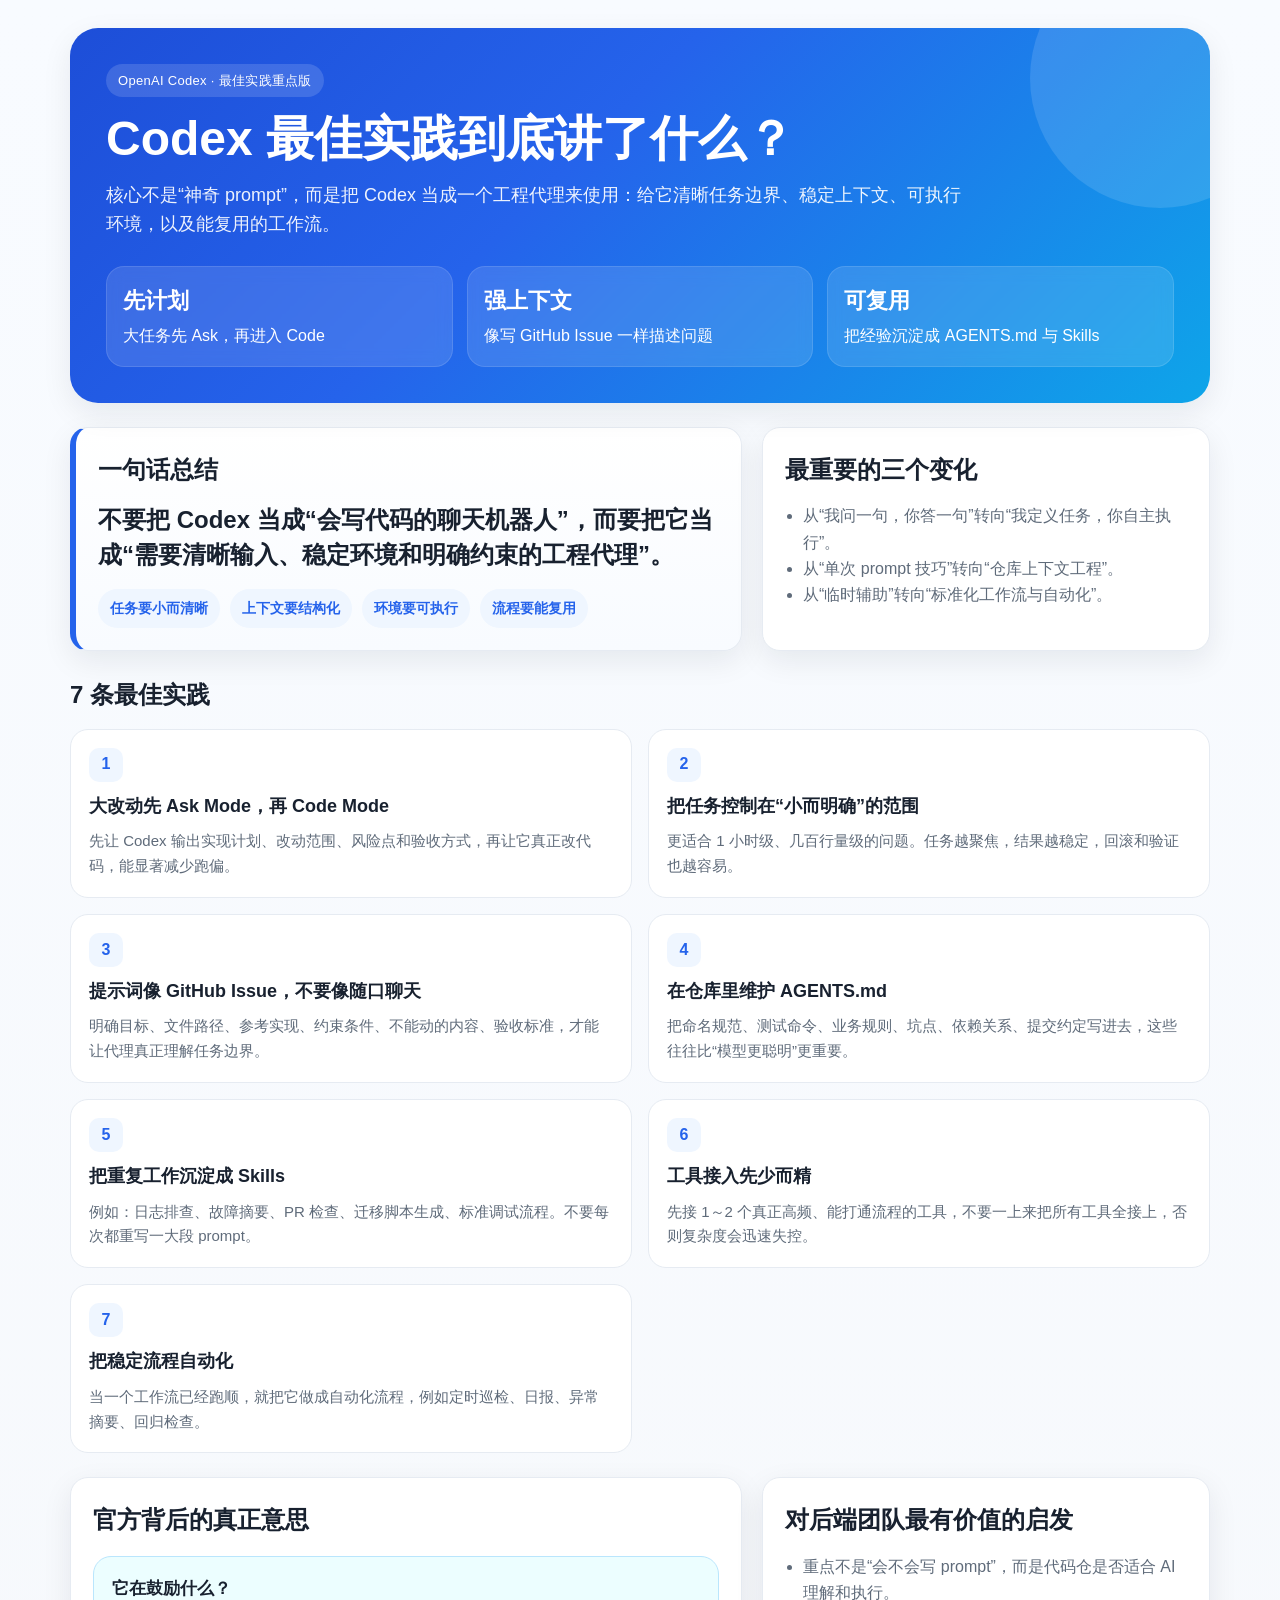
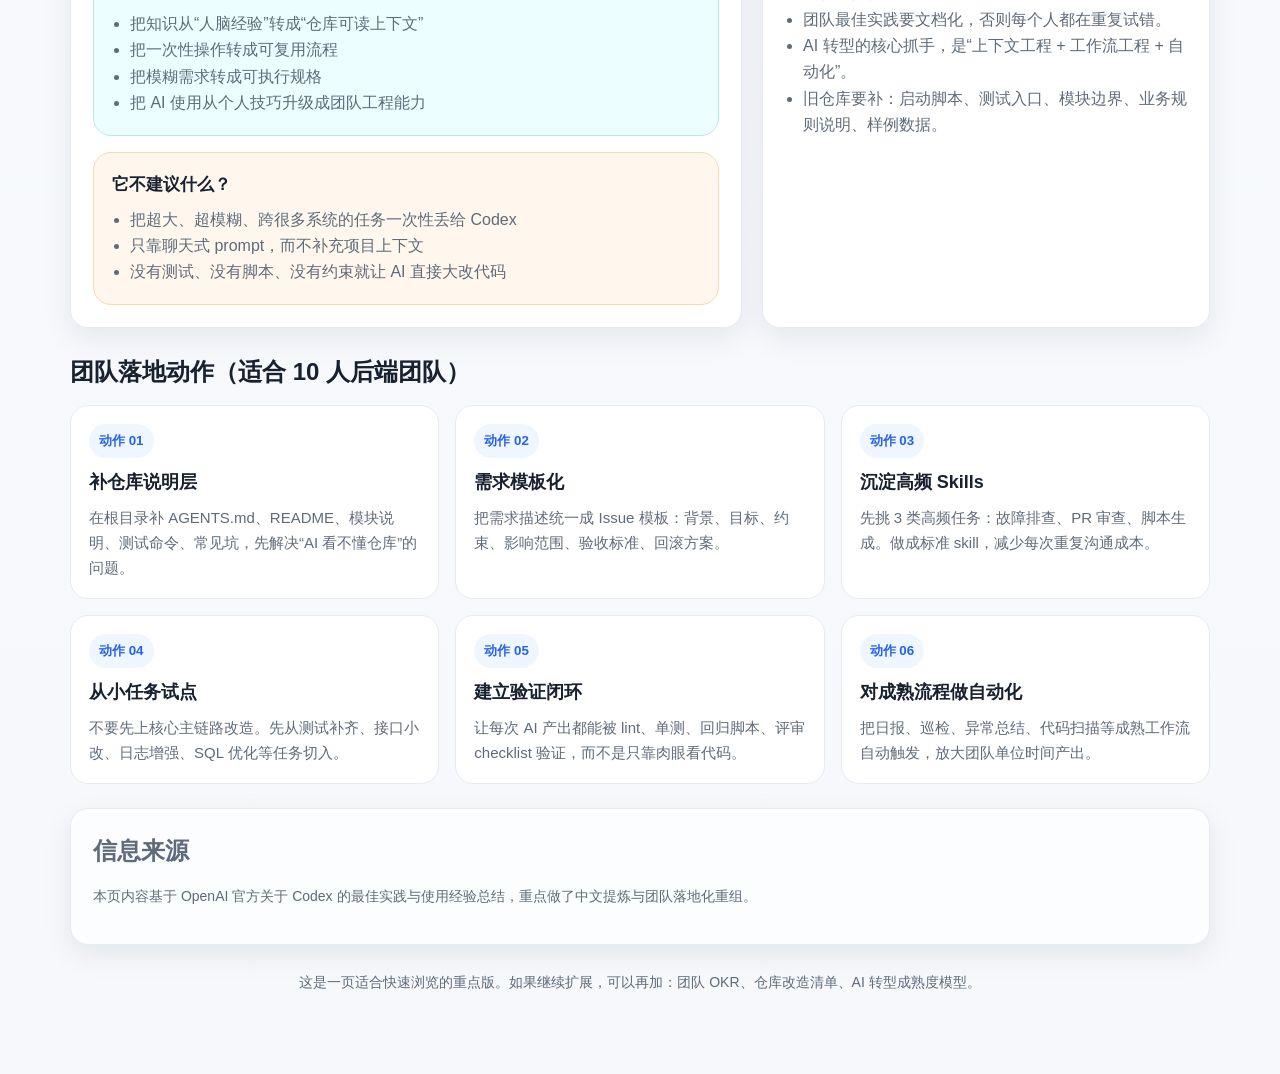
<file: codex_best_practices_summary.html>
<!DOCTYPE html>
<html lang="zh-CN">
<head>
  <meta charset="UTF-8" />
  <meta name="viewport" content="width=device-width, initial-scale=1.0" />
  <title>Codex 最佳实践重点总结</title>
  <style>
    :root {
      --bg: #f6f8fb;
      --card: #ffffff;
      --text: #18212f;
      --muted: #5f6b7a;
      --line: #e6ebf2;
      --primary: #2563eb;
      --primary-soft: #eff6ff;
      --good: #0f766e;
      --good-soft: #ecfeff;
      --warn: #b45309;
      --warn-soft: #fff7ed;
      --shadow: 0 10px 30px rgba(15, 23, 42, 0.08);
      --radius: 18px;
      --max: 1180px;
    }

    * { box-sizing: border-box; }
    body {
      margin: 0;
      font-family: -apple-system, BlinkMacSystemFont, "Segoe UI", Roboto, "PingFang SC", "Hiragino Sans GB", "Microsoft YaHei", sans-serif;
      background: linear-gradient(180deg, #f8fbff 0%, var(--bg) 100%);
      color: var(--text);
      line-height: 1.65;
    }

    .container {
      max-width: var(--max);
      margin: 0 auto;
      padding: 28px 20px 80px;
    }

    .hero {
      background: linear-gradient(135deg, #1d4ed8 0%, #2563eb 42%, #0ea5e9 100%);
      color: white;
      border-radius: 28px;
      padding: 36px;
      box-shadow: var(--shadow);
      position: relative;
      overflow: hidden;
    }

    .hero::after {
      content: "";
      position: absolute;
      right: -80px;
      top: -80px;
      width: 260px;
      height: 260px;
      background: rgba(255,255,255,0.12);
      border-radius: 50%;
    }

    .eyebrow {
      display: inline-block;
      padding: 6px 12px;
      border-radius: 999px;
      background: rgba(255,255,255,0.14);
      font-size: 13px;
      letter-spacing: .3px;
      margin-bottom: 14px;
    }

    h1 {
      margin: 0;
      font-size: clamp(30px, 5vw, 48px);
      line-height: 1.15;
    }

    .subtitle {
      margin-top: 14px;
      max-width: 860px;
      font-size: 18px;
      color: rgba(255,255,255,0.92);
    }

    .hero-grid {
      display: grid;
      grid-template-columns: repeat(3, minmax(0, 1fr));
      gap: 14px;
      margin-top: 26px;
    }

    .hero-stat {
      background: rgba(255,255,255,0.12);
      border: 1px solid rgba(255,255,255,0.12);
      border-radius: 18px;
      padding: 16px;
      backdrop-filter: blur(8px);
    }

    .hero-stat b {
      display: block;
      font-size: 22px;
      margin-bottom: 4px;
    }

    .section {
      margin-top: 24px;
    }

    .section-title {
      font-size: 24px;
      margin: 0 0 14px;
    }

    .grid {
      display: grid;
      grid-template-columns: 1.2fr .8fr;
      gap: 20px;
    }

    .card {
      background: var(--card);
      border: 1px solid var(--line);
      border-radius: var(--radius);
      box-shadow: var(--shadow);
      padding: 22px;
    }

    .highlight {
      background: linear-gradient(180deg, #ffffff 0%, #f8fbff 100%);
      border-left: 6px solid var(--primary);
    }

    .big-quote {
      font-size: 24px;
      font-weight: 800;
      line-height: 1.45;
      margin: 0;
    }

    .muted {
      color: var(--muted);
    }

    .pill-row {
      display: flex;
      flex-wrap: wrap;
      gap: 10px;
      margin-top: 16px;
    }

    .pill {
      padding: 8px 12px;
      border-radius: 999px;
      background: var(--primary-soft);
      color: var(--primary);
      font-weight: 700;
      font-size: 14px;
    }

    .practice-list {
      display: grid;
      grid-template-columns: repeat(2, minmax(0, 1fr));
      gap: 16px;
    }

    .practice {
      background: white;
      border: 1px solid var(--line);
      border-radius: 18px;
      padding: 18px;
    }

    .practice .num {
      width: 34px;
      height: 34px;
      display: inline-flex;
      align-items: center;
      justify-content: center;
      border-radius: 10px;
      background: var(--primary-soft);
      color: var(--primary);
      font-weight: 800;
      margin-bottom: 10px;
    }

    .practice h3 {
      margin: 0 0 8px;
      font-size: 18px;
    }

    .practice p {
      margin: 0;
      color: var(--muted);
      font-size: 15px;
    }

    .callout {
      border-radius: 18px;
      padding: 18px;
      margin-top: 16px;
    }

    .good { background: var(--good-soft); border: 1px solid #bae6fd; }
    .warn { background: var(--warn-soft); border: 1px solid #fed7aa; }

    .callout h3 {
      margin: 0 0 8px;
      font-size: 17px;
    }

    .callout ul {
      margin: 0;
      padding-left: 18px;
      color: var(--muted);
    }

    .steps {
      display: grid;
      grid-template-columns: repeat(3, minmax(0, 1fr));
      gap: 16px;
    }

    .step {
      background: white;
      border: 1px solid var(--line);
      border-radius: 18px;
      padding: 18px;
      position: relative;
    }

    .step small {
      display: inline-block;
      font-weight: 800;
      color: var(--primary);
      background: var(--primary-soft);
      border-radius: 999px;
      padding: 6px 10px;
      margin-bottom: 10px;
    }

    .step h3 {
      margin: 0 0 8px;
      font-size: 18px;
    }

    .step p {
      margin: 0;
      color: var(--muted);
      font-size: 15px;
    }

    .footer {
      margin-top: 26px;
      color: var(--muted);
      font-size: 14px;
      text-align: center;
    }

    .checklist {
      margin: 0;
      padding-left: 18px;
      color: var(--muted);
    }

    .source-box {
      font-size: 14px;
      color: var(--muted);
      background: #fbfdff;
    }

    @media (max-width: 980px) {
      .grid, .practice-list, .steps, .hero-grid {
        grid-template-columns: 1fr;
      }
    }
  </style>
</head>
<body>
  <div class="container">
    <section class="hero">
      <div class="eyebrow">OpenAI Codex · 最佳实践重点版</div>
      <h1>Codex 最佳实践到底讲了什么？</h1>
      <p class="subtitle">
        核心不是“神奇 prompt”，而是把 Codex 当成一个工程代理来使用：给它清晰任务边界、稳定上下文、可执行环境，以及能复用的工作流。
      </p>

      <div class="hero-grid">
        <div class="hero-stat">
          <b>先计划</b>
          <span>大任务先 Ask，再进入 Code</span>
        </div>
        <div class="hero-stat">
          <b>强上下文</b>
          <span>像写 GitHub Issue 一样描述问题</span>
        </div>
        <div class="hero-stat">
          <b>可复用</b>
          <span>把经验沉淀成 AGENTS.md 与 Skills</span>
        </div>
      </div>
    </section>

    <section class="section grid">
      <div class="card highlight">
        <h2 class="section-title">一句话总结</h2>
        <p class="big-quote">
          不要把 Codex 当成“会写代码的聊天机器人”，而要把它当成“需要清晰输入、稳定环境和明确约束的工程代理”。
        </p>
        <div class="pill-row">
          <span class="pill">任务要小而清晰</span>
          <span class="pill">上下文要结构化</span>
          <span class="pill">环境要可执行</span>
          <span class="pill">流程要能复用</span>
        </div>
      </div>

      <div class="card">
        <h2 class="section-title">最重要的三个变化</h2>
        <ul class="checklist">
          <li>从“我问一句，你答一句”转向“我定义任务，你自主执行”。</li>
          <li>从“单次 prompt 技巧”转向“仓库上下文工程”。</li>
          <li>从“临时辅助”转向“标准化工作流与自动化”。</li>
        </ul>
      </div>
    </section>

    <section class="section">
      <h2 class="section-title">7 条最佳实践</h2>
      <div class="practice-list">
        <article class="practice">
          <div class="num">1</div>
          <h3>大改动先 Ask Mode，再 Code Mode</h3>
          <p>先让 Codex 输出实现计划、改动范围、风险点和验收方式，再让它真正改代码，能显著减少跑偏。</p>
        </article>

        <article class="practice">
          <div class="num">2</div>
          <h3>把任务控制在“小而明确”的范围</h3>
          <p>更适合 1 小时级、几百行量级的问题。任务越聚焦，结果越稳定，回滚和验证也越容易。</p>
        </article>

        <article class="practice">
          <div class="num">3</div>
          <h3>提示词像 GitHub Issue，不要像随口聊天</h3>
          <p>明确目标、文件路径、参考实现、约束条件、不能动的内容、验收标准，才能让代理真正理解任务边界。</p>
        </article>

        <article class="practice">
          <div class="num">4</div>
          <h3>在仓库里维护 AGENTS.md</h3>
          <p>把命名规范、测试命令、业务规则、坑点、依赖关系、提交约定写进去，这些往往比“模型更聪明”更重要。</p>
        </article>

        <article class="practice">
          <div class="num">5</div>
          <h3>把重复工作沉淀成 Skills</h3>
          <p>例如：日志排查、故障摘要、PR 检查、迁移脚本生成、标准调试流程。不要每次都重写一大段 prompt。</p>
        </article>

        <article class="practice">
          <div class="num">6</div>
          <h3>工具接入先少而精</h3>
          <p>先接 1～2 个真正高频、能打通流程的工具，不要一上来把所有工具全接上，否则复杂度会迅速失控。</p>
        </article>

        <article class="practice">
          <div class="num">7</div>
          <h3>把稳定流程自动化</h3>
          <p>当一个工作流已经跑顺，就把它做成自动化流程，例如定时巡检、日报、异常摘要、回归检查。</p>
        </article>
      </div>
    </section>

    <section class="section grid">
      <div class="card">
        <h2 class="section-title">官方背后的真正意思</h2>
        <div class="callout good">
          <h3>它在鼓励什么？</h3>
          <ul>
            <li>把知识从“人脑经验”转成“仓库可读上下文”</li>
            <li>把一次性操作转成可复用流程</li>
            <li>把模糊需求转成可执行规格</li>
            <li>把 AI 使用从个人技巧升级成团队工程能力</li>
          </ul>
        </div>

        <div class="callout warn">
          <h3>它不建议什么？</h3>
          <ul>
            <li>把超大、超模糊、跨很多系统的任务一次性丢给 Codex</li>
            <li>只靠聊天式 prompt，而不补充项目上下文</li>
            <li>没有测试、没有脚本、没有约束就让 AI 直接大改代码</li>
          </ul>
        </div>
      </div>

      <div class="card">
        <h2 class="section-title">对后端团队最有价值的启发</h2>
        <ul class="checklist">
          <li>重点不是“会不会写 prompt”，而是代码仓是否适合 AI 理解和执行。</li>
          <li>团队最佳实践要文档化，否则每个人都在重复试错。</li>
          <li>AI 转型的核心抓手，是“上下文工程 + 工作流工程 + 自动化”。</li>
          <li>旧仓库要补：启动脚本、测试入口、模块边界、业务规则说明、样例数据。</li>
        </ul>
      </div>
    </section>

    <section class="section">
      <h2 class="section-title">团队落地动作（适合 10 人后端团队）</h2>
      <div class="steps">
        <div class="step">
          <small>动作 01</small>
          <h3>补仓库说明层</h3>
          <p>在根目录补 AGENTS.md、README、模块说明、测试命令、常见坑，先解决“AI 看不懂仓库”的问题。</p>
        </div>

        <div class="step">
          <small>动作 02</small>
          <h3>需求模板化</h3>
          <p>把需求描述统一成 Issue 模板：背景、目标、约束、影响范围、验收标准、回滚方案。</p>
        </div>

        <div class="step">
          <small>动作 03</small>
          <h3>沉淀高频 Skills</h3>
          <p>先挑 3 类高频任务：故障排查、PR 审查、脚本生成。做成标准 skill，减少每次重复沟通成本。</p>
        </div>

        <div class="step">
          <small>动作 04</small>
          <h3>从小任务试点</h3>
          <p>不要先上核心主链路改造。先从测试补齐、接口小改、日志增强、SQL 优化等任务切入。</p>
        </div>

        <div class="step">
          <small>动作 05</small>
          <h3>建立验证闭环</h3>
          <p>让每次 AI 产出都能被 lint、单测、回归脚本、评审 checklist 验证，而不是只靠肉眼看代码。</p>
        </div>

        <div class="step">
          <small>动作 06</small>
          <h3>对成熟流程做自动化</h3>
          <p>把日报、巡检、异常总结、代码扫描等成熟工作流自动触发，放大团队单位时间产出。</p>
        </div>
      </div>
    </section>

    <section class="section">
      <div class="card source-box">
        <h2 class="section-title">信息来源</h2>
        <p>
          本页内容基于 OpenAI 官方关于 Codex 的最佳实践与使用经验总结，重点做了中文提炼与团队落地化重组。
        </p>
      </div>
    </section>

    <div class="footer">
      这是一页适合快速浏览的重点版。如果继续扩展，可以再加：团队 OKR、仓库改造清单、AI 转型成熟度模型。
    </div>
  </div>
</body>
</html>
</file>
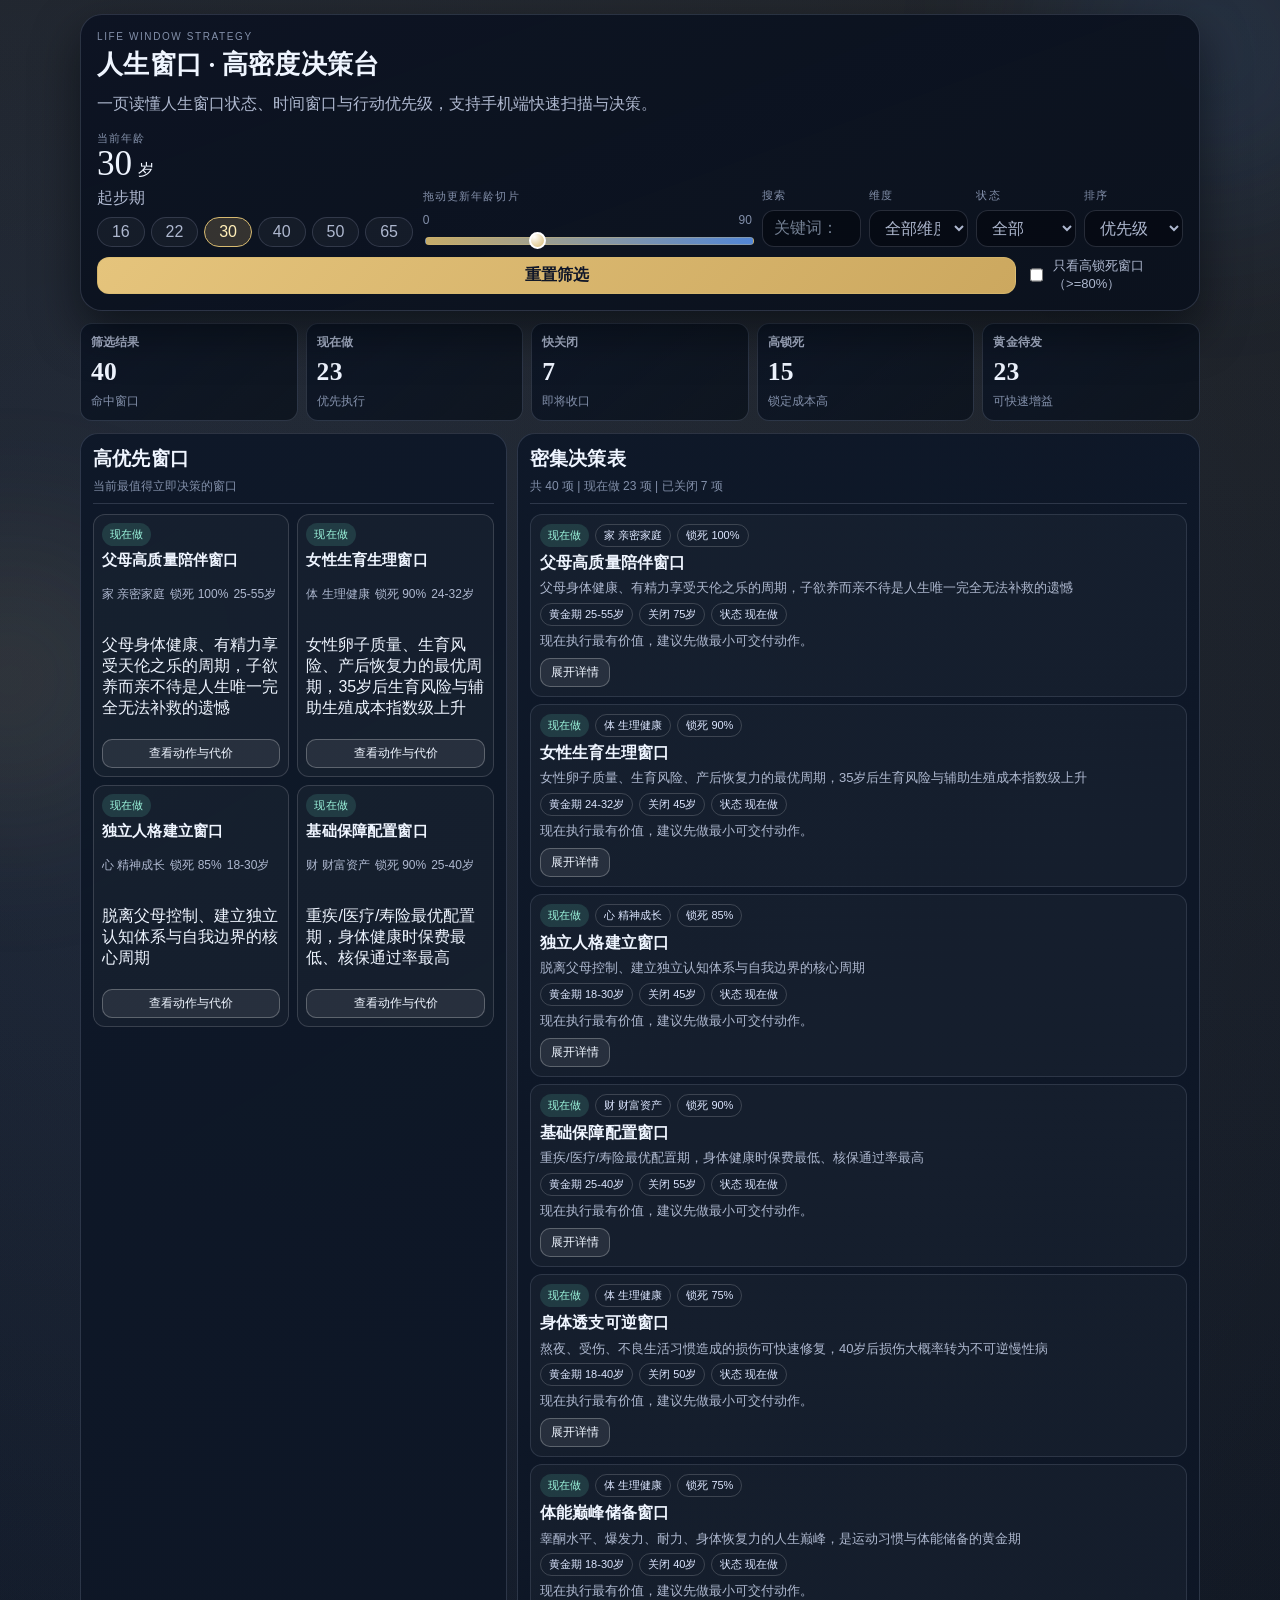
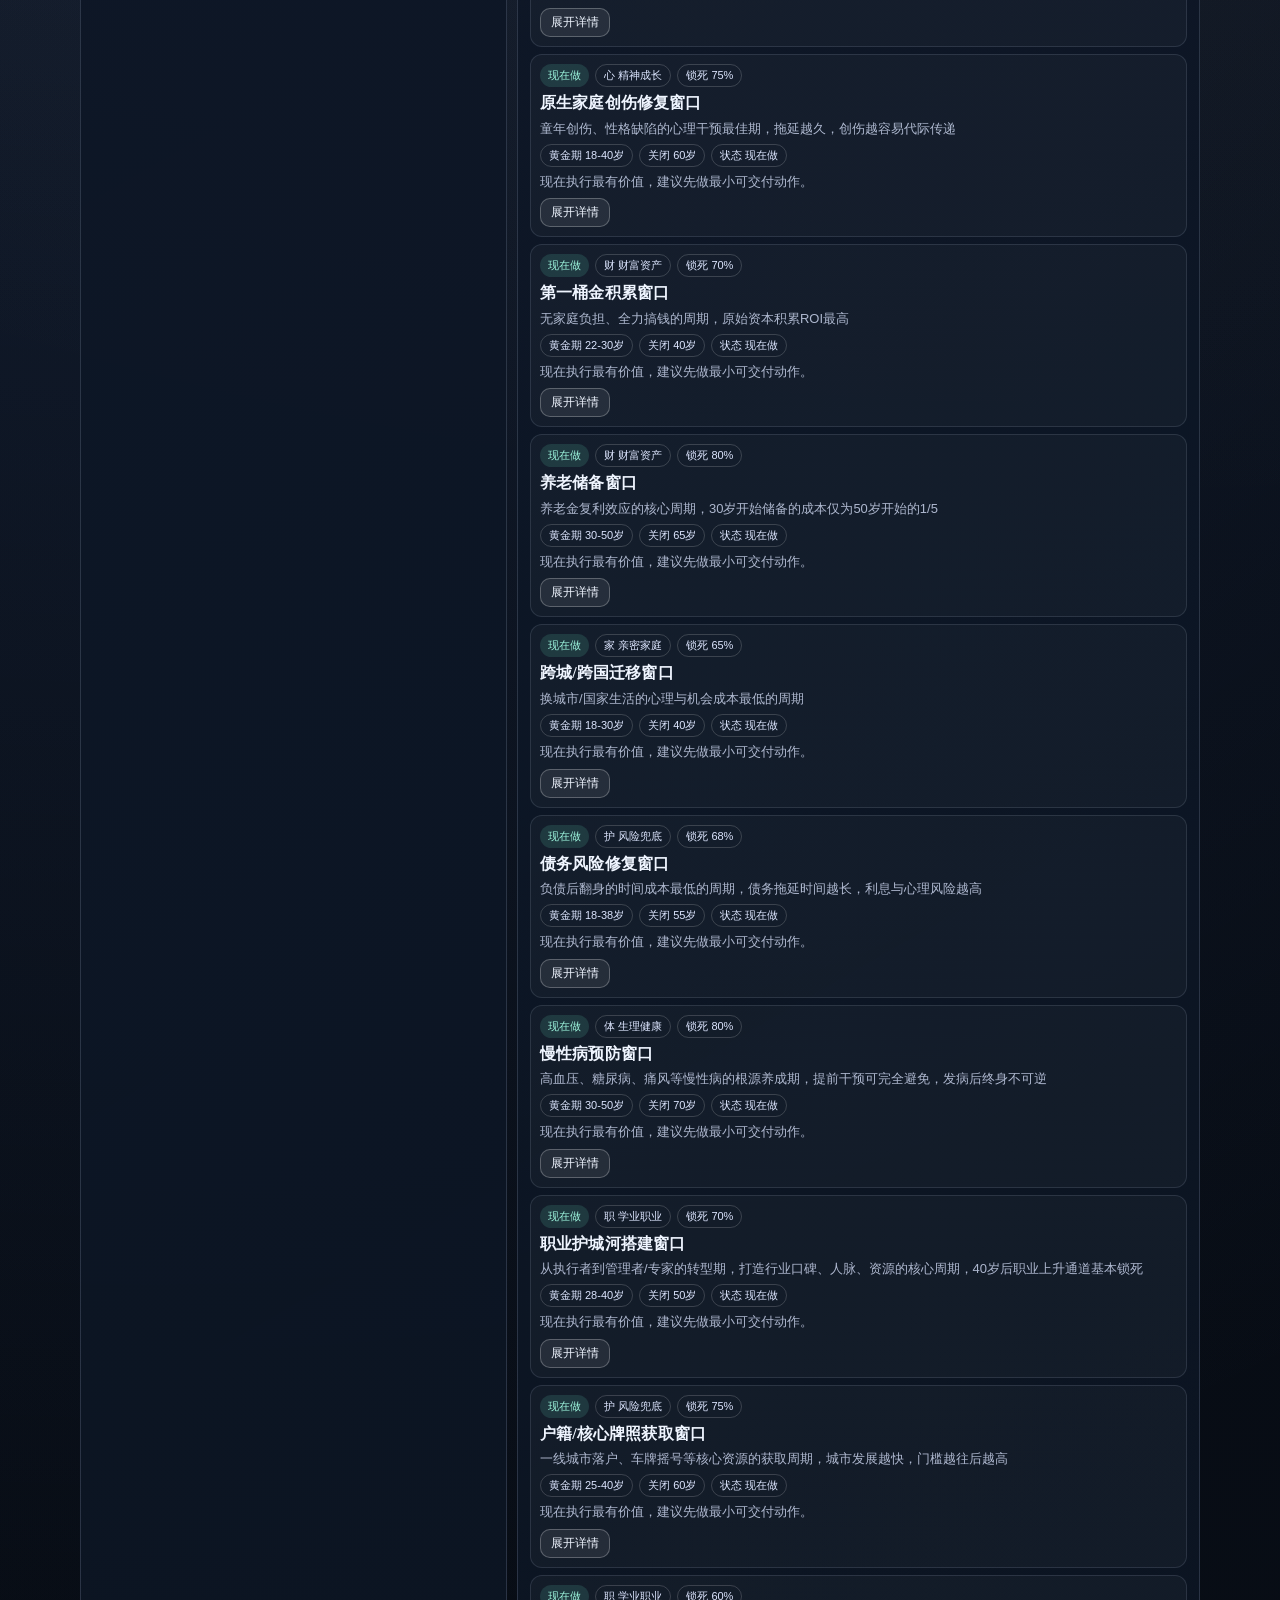
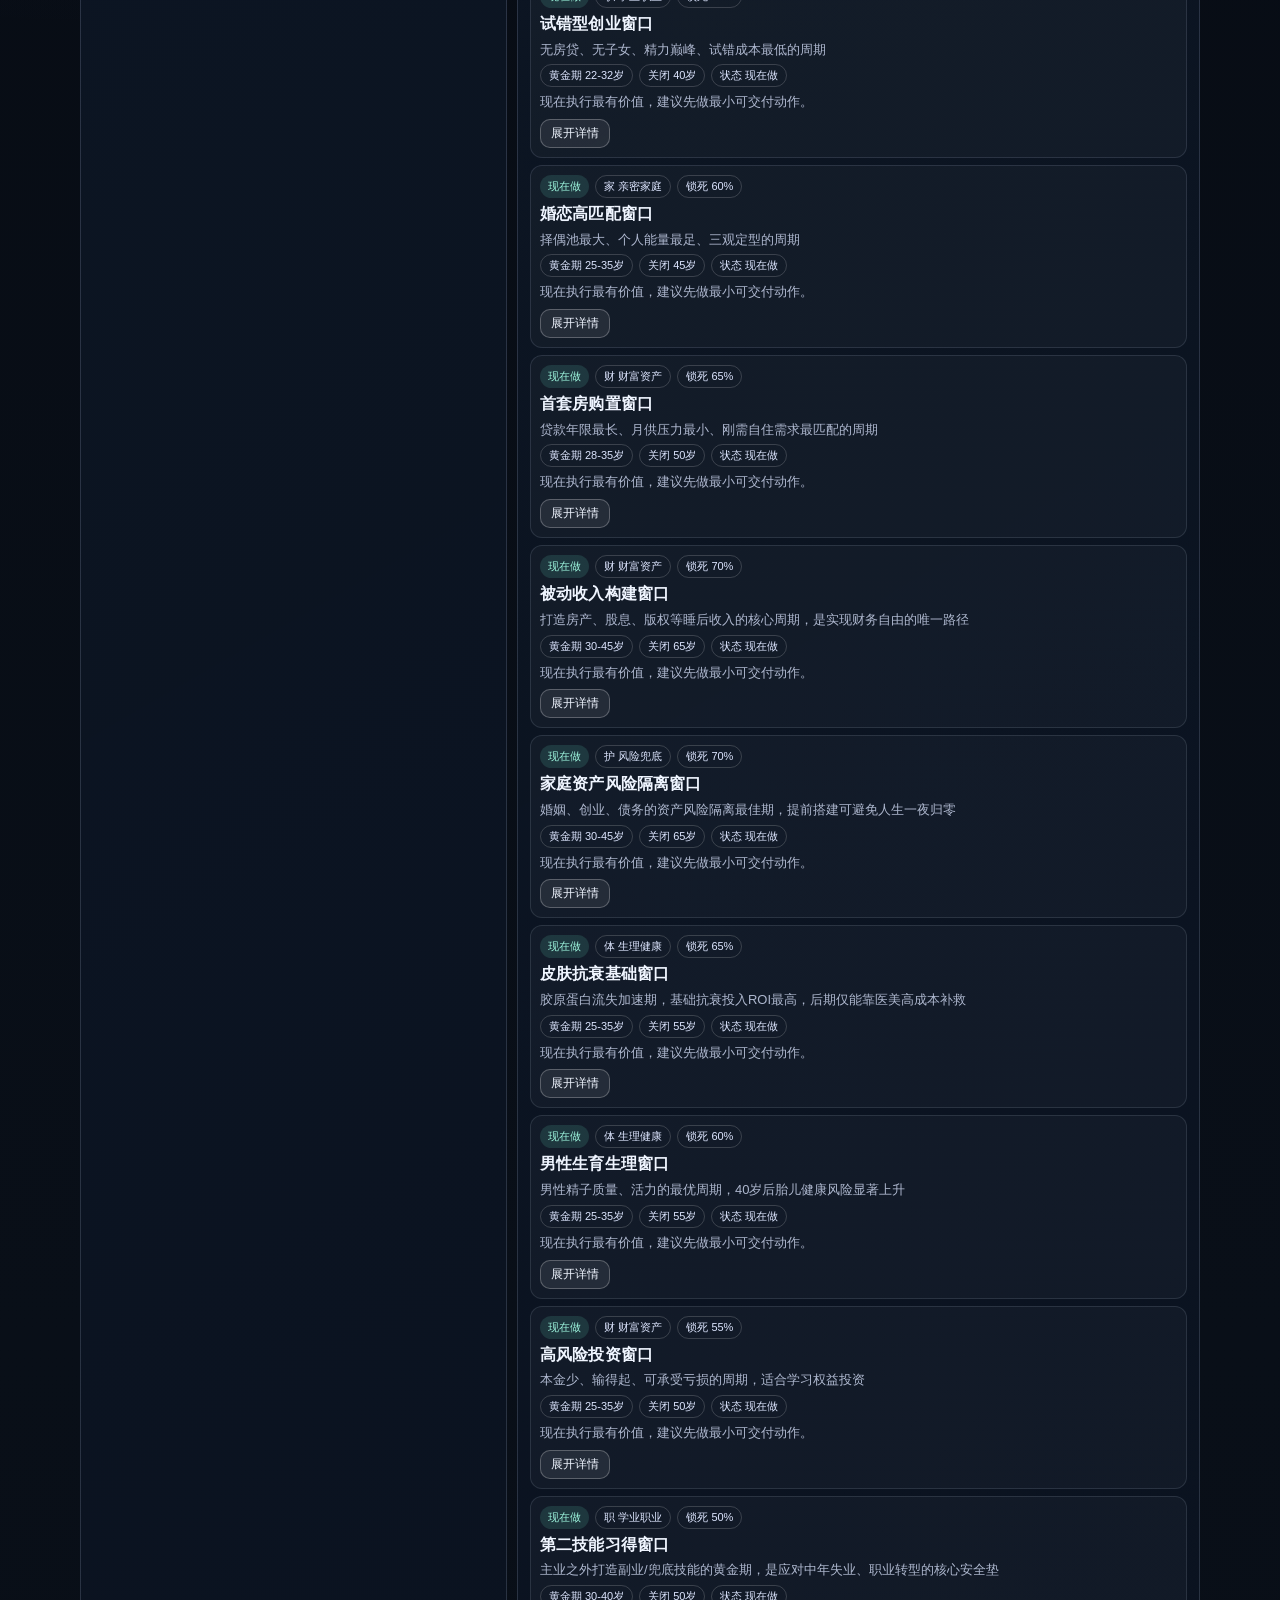
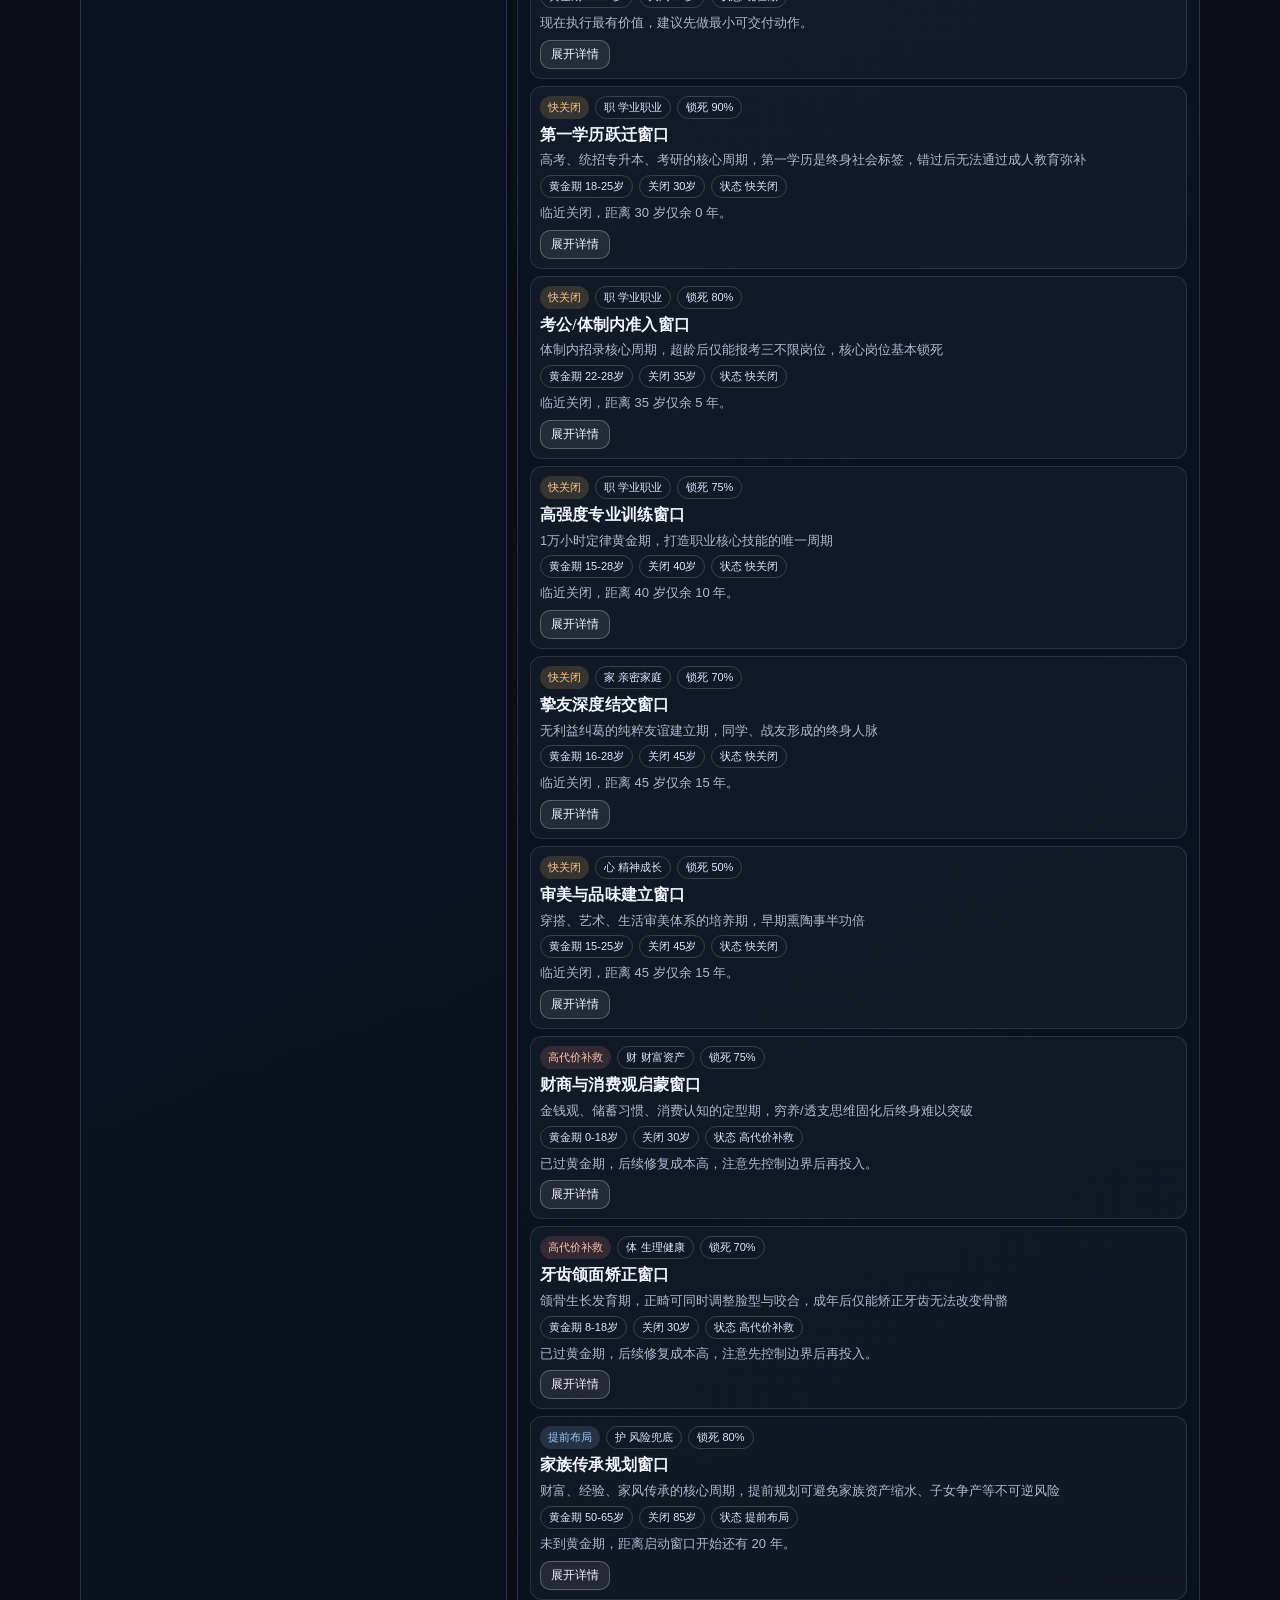
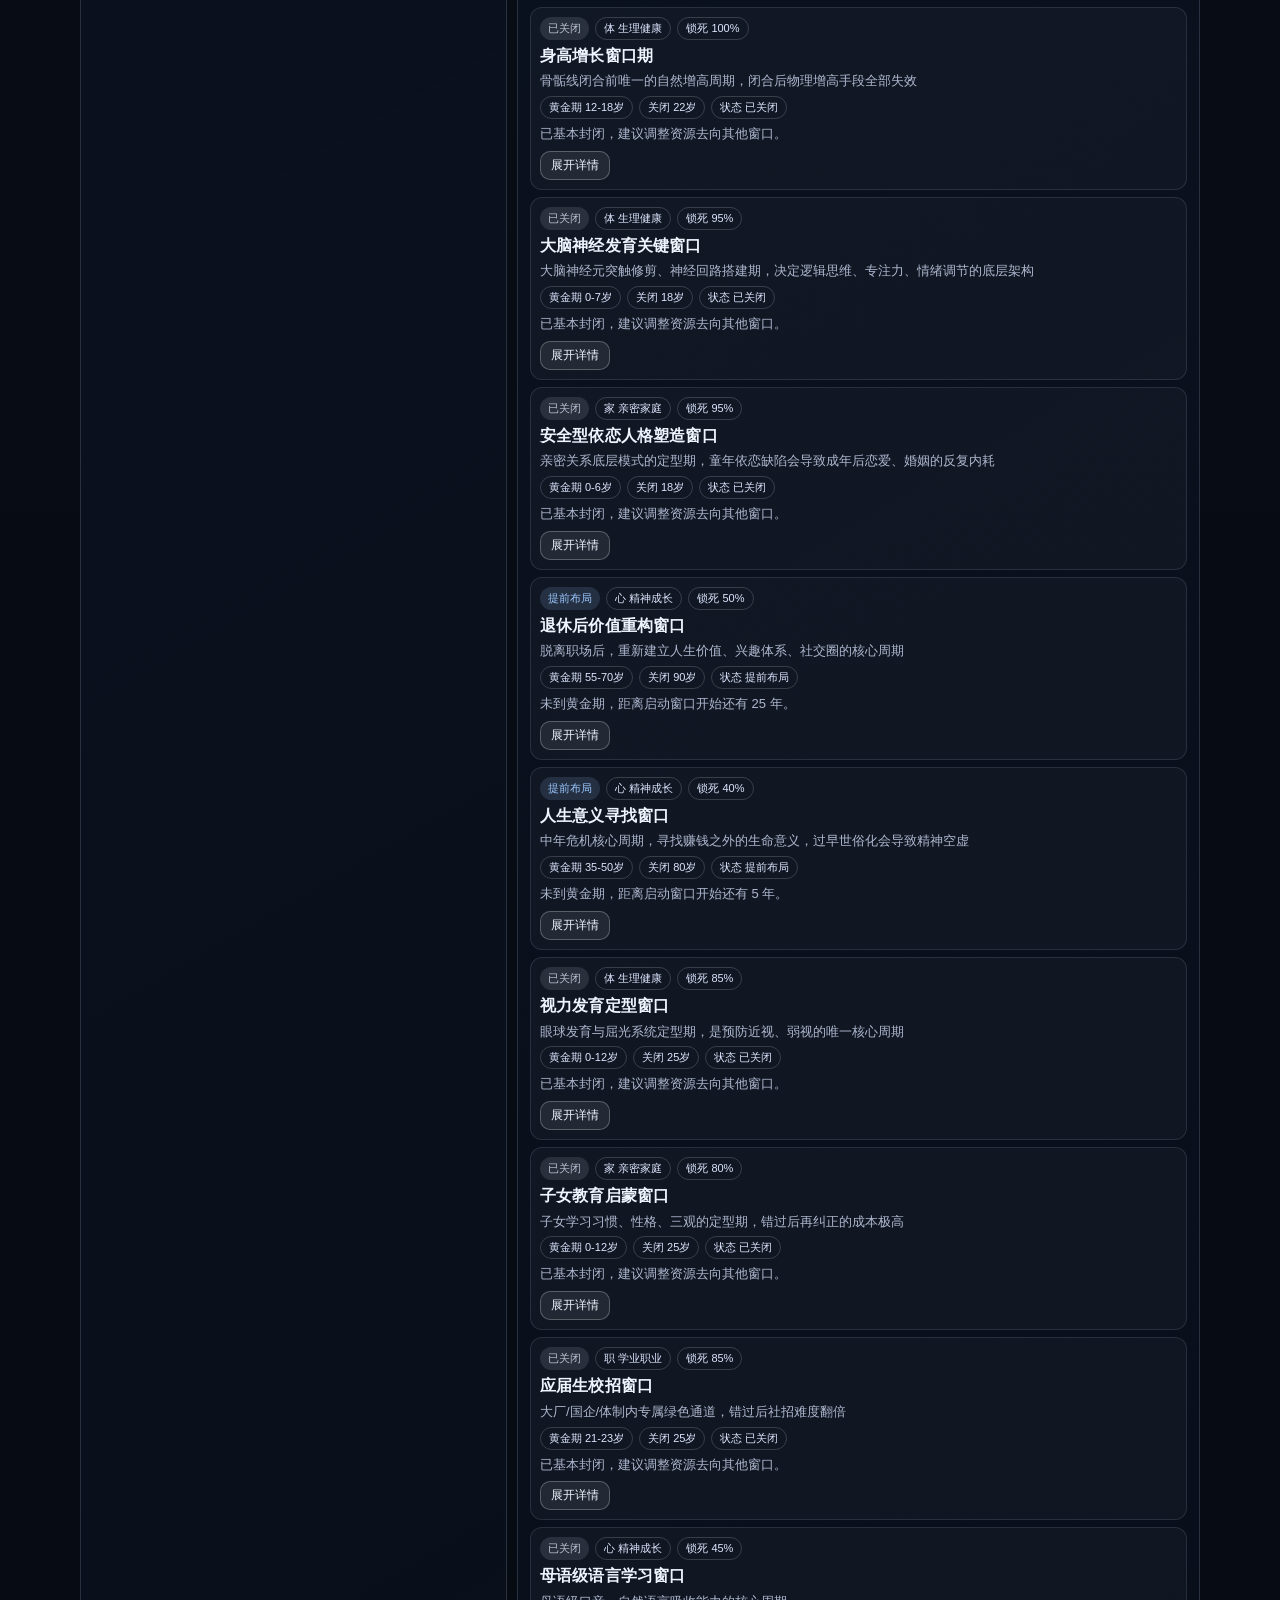
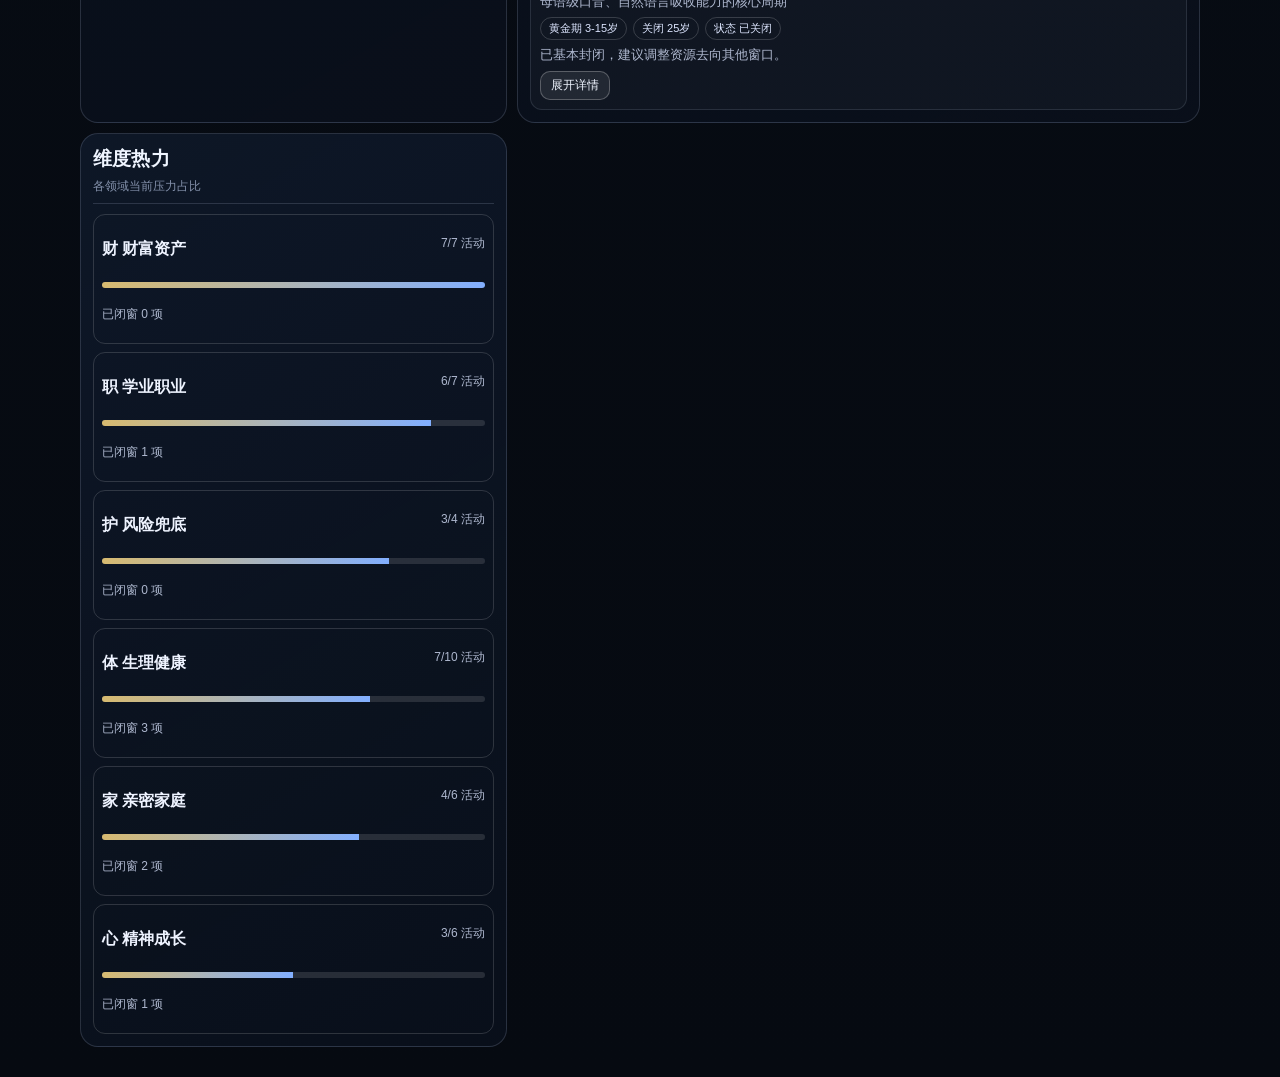
<file: index copy.html>
<!DOCTYPE html>
<html lang="zh-CN">
<head>
  <meta charset="UTF-8" />
  <meta name="viewport" content="width=device-width, initial-scale=1.0" />
  <title>人生窗口 · 高密度决策台</title>
  <meta
    name="description"
    content="基于人生窗口数据的高密度信息可视化决策页面，支持年龄切片、状态筛选、维度分布与详情展开。"
  />
  <link rel="stylesheet" href="assets/css/styles.css" />
</head>
<body>
  <div class="bg-glow glow-a" aria-hidden="true"></div>
  <div class="bg-glow glow-b" aria-hidden="true"></div>

  <div class="app-shell">
    <header class="hero">
      <p class="eyebrow">LIFE WINDOW STRATEGY</p>
      <h1>人生窗口 · 高密度决策台</h1>
      <p class="hero-copy">一页读懂人生窗口状态、时间窗口与行动优先级，支持手机端快速扫描与决策。</p>

      <section class="control-bar" aria-label="筛选和时间控制">
        <div class="control-age">
          <div>
            <p class="meta-label">当前年龄</p>
            <div class="age-display"><span id="ageValue">30</span><span>岁</span></div>
            <p id="lifeStage" class="life-stage">成家立业期</p>
          </div>
          <div class="age-buttons" aria-label="常用年龄节点">
            <button type="button" class="age-chip" data-age="16">16</button>
            <button type="button" class="age-chip" data-age="22">22</button>
            <button type="button" class="age-chip" data-age="30">30</button>
            <button type="button" class="age-chip" data-age="40">40</button>
            <button type="button" class="age-chip" data-age="50">50</button>
            <button type="button" class="age-chip" data-age="65">65</button>
          </div>
        </div>

        <div class="control-slider">
          <label for="ageSlider" class="meta-label">拖动更新年龄切片</label>
          <div class="age-range-hint"><span>0</span><span>90</span></div>
          <input id="ageSlider" class="age-slider" type="range" min="0" max="90" value="30" />
        </div>

        <div class="control-filters">
          <label class="field">
            <span class="meta-label">搜索</span>
            <input id="searchInput" type="search" placeholder="关键词：学习、资产、婚恋、迁移..." />
          </label>
          <label class="field">
            <span class="meta-label">维度</span>
            <select id="categorySelect">
              <option value="all">全部维度</option>
              <option value="health">生理健康</option>
              <option value="career">学业职业</option>
              <option value="finance">财富资产</option>
              <option value="relation">亲密家庭</option>
              <option value="spirit">精神成长</option>
              <option value="risk">风险兜底</option>
            </select>
          </label>
          <label class="field">
            <span class="meta-label">状态</span>
            <select id="statusSelect">
              <option value="all">全部</option>
              <option value="gold">现在做</option>
              <option value="warning">快关闭</option>
              <option value="risk">高代价补救</option>
              <option value="early">提前布局</option>
              <option value="close">已关闭</option>
            </select>
          </label>
          <label class="field">
            <span class="meta-label">排序</span>
            <select id="sortSelect">
              <option value="priority">优先级</option>
              <option value="close">关闭年龄优先</option>
              <option value="lock">锁死强度优先</option>
              <option value="category">维度优先</option>
            </select>
          </label>
        </div>
      </section>

      <div class="hero-actions">
        <button class="btn primary" id="resetBtn" type="button">重置筛选</button>
        <label class="switcher" for="lockOnly">
          <input id="lockOnly" type="checkbox" />
          <span>只看高锁死窗口（>=80%）</span>
        </label>
      </div>
    </header>

    <section class="kpi-grid" id="kpiGrid" aria-live="polite"></section>

    <main class="content-grid">
      <section class="panel">
        <div class="panel-head">
          <h2>高优先窗口</h2>
          <p>当前最值得立即决策的窗口</p>
        </div>
        <div id="focusList" class="focus-list"></div>
      </section>

      <section class="panel wide">
        <div class="panel-head">
          <h2>密集决策表</h2>
          <p id="resultStat"></p>
        </div>
        <div id="denseList" class="dense-list" role="list"></div>
      </section>

      <section class="panel">
        <div class="panel-head">
          <h2>维度热力</h2>
          <p>各领域当前压力占比</p>
        </div>
        <div id="dimensionGrid" class="dimension-grid"></div>
      </section>
    </main>
  </div>

  <section id="detailPanel" class="detail-panel" aria-hidden="true">
    <article class="detail-card">
      <button id="detailClose" class="detail-close" type="button" aria-label="关闭">×</button>
      <div id="detailContent"></div>
    </article>
  </section>

  <script src="assets/js/data-full.js"></script>
  <script src="assets/js/app.js"></script>
</body>
</html>
</file>
<file: assets/css/styles.css>
:root {
  --bg: #060912;
  --panel: rgba(14, 22, 38, 0.88);
  --panel-soft: rgba(16, 28, 48, 0.68);
  --line: rgba(204, 218, 245, 0.16);
  --text-main: #eff5ff;
  --text-soft: #aeb8cf;
  --text-muted: #8390aa;
  --accent: #d7ba70;
  --accent-soft: rgba(215, 186, 112, 0.2);
  --ok: #6ee5c5;
  --warn: #f6be69;
  --danger: #ff8b8b;
  --radius-lg: 18px;
  --radius-md: 12px;
  --radius-sm: 8px;
  --shadow-soft: 0 20px 45px rgba(2, 5, 10, 0.55);
  --font-head: "Noto Serif SC", "Times New Roman", "Times", serif;
  --font-ui: "Source Han Sans SC", "PingFang SC", "Noto Sans SC", "Microsoft YaHei", sans-serif;
  --ease: cubic-bezier(0.16, 1, 0.3, 1);
}

* {
  box-sizing: border-box;
}

html,
body {
  margin: 0;
  width: 100%;
  min-height: 100%;
}

body {
  color: var(--text-main);
  font-family: var(--font-ui);
  background:
    radial-gradient(circle at 84% -18%, rgba(215, 186, 112, 0.18), transparent 35%),
    radial-gradient(circle at 12% 8%, rgba(105, 159, 255, 0.16), transparent 30%),
    linear-gradient(180deg, #05080f 0%, #090f18 50%, #060a11 100%);
  overflow-x: hidden;
  min-height: 100vh;
}

button,
input,
select {
  font: inherit;
}

.bg-glow {
  position: fixed;
  border-radius: 100%;
  filter: blur(90px);
  pointer-events: none;
  z-index: 0;
  opacity: 0.55;
}

.glow-a {
  width: 320px;
  height: 320px;
  top: -110px;
  right: -90px;
  background: rgba(78, 145, 255, 0.24);
}

.glow-b {
  width: 260px;
  height: 260px;
  left: -120px;
  bottom: 10%;
  background: rgba(215, 186, 112, 0.22);
}

.app-shell {
  width: min(1120px, 100% - 20px);
  margin: 0 auto;
  padding: 14px 0 30px;
  position: relative;
  z-index: 1;
}

.hero {
  border: 1px solid var(--line);
  background:
    linear-gradient(160deg, rgba(13, 20, 34, 0.94), rgba(10, 16, 28, 0.9)),
    var(--panel-soft);
  border-radius: calc(var(--radius-lg) + 4px);
  padding: 16px;
  backdrop-filter: blur(4px);
  box-shadow: var(--shadow-soft);
}

.eyebrow {
  margin: 0;
  color: var(--text-muted);
  font-size: 10px;
  letter-spacing: 0.16em;
}

h1,
h2,
h3 {
  margin: 0;
  font-family: var(--font-head);
  letter-spacing: 0.01em;
}

h1 {
  font-size: clamp(1.45rem, 2vw, 1.9rem);
  margin-top: 5px;
}

.hero-copy {
  margin: 9px 0 0;
  color: var(--text-soft);
  max-width: 74ch;
  line-height: 1.65;
}

.control-bar {
  margin-top: 14px;
  display: grid;
  grid-template-columns: 1.2fr 1.25fr 1.6fr;
  gap: 10px;
  align-items: end;
}

.control-age,
.control-slider,
.control-filters {
  display: grid;
  gap: 8px;
}

.meta-label {
  margin: 0;
  color: var(--text-muted);
  font-size: 11px;
  letter-spacing: 0.1em;
}

.age-display {
  display: inline-flex;
  align-items: baseline;
  gap: 6px;
}

.age-display span:first-child {
  font-family: var(--font-head);
  font-size: clamp(1.95rem, 4vw, 2.2rem);
  line-height: 1;
}

.life-stage {
  margin: 6px 0 0;
  color: var(--text-soft);
}

.age-buttons {
  display: grid;
  grid-template-columns: repeat(6, minmax(0, 1fr));
  gap: 6px;
}

.age-chip {
  border: 1px solid var(--line);
  background: rgba(255, 255, 255, 0.04);
  color: var(--text-soft);
  border-radius: 999px;
  padding: 5px 7px;
  min-height: 30px;
}

.age-chip:hover,
.age-chip:focus-visible,
.age-chip.is-active {
  border-color: var(--accent);
  color: #ffeeb8;
  background: var(--accent-soft);
}

.age-range-hint {
  margin-top: 1px;
  display: flex;
  justify-content: space-between;
  color: var(--text-muted);
  font-size: 12px;
}

.age-slider {
  -webkit-appearance: none;
  appearance: none;
  width: 100%;
  height: 8px;
  border-radius: 999px;
  background: linear-gradient(90deg, rgba(215, 186, 112, 0.92), rgba(98, 160, 255, 0.82));
  border: 1px solid rgba(215, 186, 112, 0.34);
}

.age-slider::-webkit-slider-thumb {
  -webkit-appearance: none;
  appearance: none;
  width: 17px;
  height: 17px;
  border-radius: 50%;
  border: 2px solid #fff;
  background: radial-gradient(circle at 25% 20%, #fff, var(--accent));
}

.control-filters {
  grid-template-columns: repeat(4, minmax(0, 1fr));
}

.field,
.switcher {
  display: grid;
  gap: 7px;
}

input[type="search"],
select,
.hero-actions .btn {
  width: 100%;
  border-radius: 12px;
  border: 1px solid var(--line);
  padding: 8px 11px;
  min-height: 34px;
  background: rgba(5, 9, 16, 0.65);
  color: var(--text-soft);
}

input[type="search"]::placeholder {
  color: rgba(170, 185, 210, 0.68);
}

input[type="search"]:focus,
select:focus,
.hero-actions .btn:focus-visible,
.age-chip:focus-visible,
.open-btn:focus-visible,
.kpi-item:focus-visible,
.detail-close:focus-visible,
.row-actions button:focus-visible,
.dimension-item:focus-visible,
button:focus-visible {
  outline: 2px solid rgba(215, 186, 112, 0.75);
  outline-offset: 2px;
}

.hero-actions {
  margin-top: 10px;
  display: flex;
  gap: 10px;
  align-items: center;
}

.btn.primary {
  color: #0f1628;
  border: 1px solid rgba(215, 186, 112, 0.62);
  background: linear-gradient(130deg, #e5c47c, #cca85f);
  font-weight: 600;
  min-width: 112px;
  border-radius: 12px;
  height: 37px;
  display: inline-flex;
  align-items: center;
  justify-content: center;
}

.switcher {
  display: inline-flex;
  align-items: center;
  color: var(--text-soft);
  gap: 7px;
  font-size: 13px;
}

.switcher input {
  width: 14px;
  height: 14px;
}

.kpi-grid {
  margin-top: 12px;
  display: grid;
  grid-template-columns: repeat(5, minmax(0, 1fr));
  gap: 8px;
}

.kpi-item {
  border: 1px solid var(--line);
  border-radius: var(--radius-md);
  background: linear-gradient(140deg, rgba(13, 22, 38, 0.95), rgba(11, 18, 28, 0.82));
  padding: 10px;
  min-height: 84px;
  display: grid;
  align-content: space-between;
  gap: 6px;
}

.kpi-item h3 {
  margin: 0;
  font-size: 12px;
  color: var(--text-soft);
}

.kpi-item strong {
  margin: 0;
  font-family: var(--font-head);
  font-size: clamp(1.2rem, 2.2vw, 1.6rem);
  letter-spacing: 0.01em;
}

.kpi-item p {
  margin: 0;
  color: var(--text-muted);
  font-size: 12px;
}

.content-grid {
  margin-top: 12px;
  display: grid;
  grid-template-columns: 1fr 1.6fr;
  gap: 10px;
}

.panel {
  border-radius: var(--radius-lg);
  border: 1px solid var(--line);
  background: linear-gradient(150deg, rgba(14, 24, 40, 0.96), rgba(10, 16, 28, 0.86));
  padding: 12px;
}

.panel.wide {
  grid-column: span 1;
}

.panel-head {
  padding-bottom: 8px;
  border-bottom: 1px solid var(--line);
  margin-bottom: 10px;
}

.panel-head h2 {
  font-size: clamp(1.02rem, 1.75vw, 1.2rem);
}

.panel-head p {
  margin: 6px 0 0;
  color: var(--text-muted);
  font-size: 12px;
}

.focus-list {
  display: grid;
  grid-template-columns: repeat(2, minmax(0, 1fr));
  gap: 8px;
}

.focus-item {
  border: 1px solid rgba(255, 255, 255, 0.15);
  border-radius: var(--radius-md);
  padding: 8px;
  min-height: 92px;
  display: grid;
  gap: 4px;
  background: rgba(255, 255, 255, 0.03);
}

.focus-item h3 {
  margin: 0;
  font-size: 15px;
  line-height: 1.35;
}

.badge {
  display: inline-flex;
  align-items: center;
  width: fit-content;
  font-size: 11px;
  border-radius: 999px;
  padding: 4px 8px;
  letter-spacing: 0.01em;
}

.badge.gold {
  color: #9df6de;
  background: rgba(110, 229, 197, 0.14);
}

.badge.warn {
  color: #ffc68a;
  background: rgba(246, 190, 105, 0.16);
}

.badge.risk {
  color: #ffc4a8;
  background: rgba(255, 139, 139, 0.14);
}

.badge.early {
  color: #9bc8ff;
  background: rgba(155, 200, 255, 0.14);
}

.badge.close {
  color: #bcc4d6;
  background: rgba(188, 196, 214, 0.14);
}

.focus-meta {
  display: flex;
  flex-wrap: wrap;
  gap: 5px;
  font-size: 12px;
  color: var(--text-soft);
}

.dense-list {
  display: grid;
  gap: 7px;
}

.dense-row {
  border: 1px solid rgba(212, 228, 255, 0.12);
  border-radius: var(--radius-md);
  padding: 9px;
  display: grid;
  gap: 5px;
  background: rgba(255, 255, 255, 0.03);
}

.dense-row-head {
  display: flex;
  gap: 6px;
  flex-wrap: wrap;
}

.dense-row h3 {
  margin: 0;
  font-size: 1rem;
  line-height: 1.35;
}

.dense-row p {
  margin: 0;
  color: var(--text-soft);
  line-height: 1.52;
  font-size: 13px;
}

.dense-meta {
  display: flex;
  flex-wrap: wrap;
  gap: 6px;
}

.chip {
  color: #dde6ff;
  border-radius: 999px;
  border: 1px solid rgba(255, 255, 255, 0.17);
  padding: 3px 8px;
  font-size: 11px;
}

.row-actions {
  margin-top: 2px;
}

.open-btn {
  border: 1px solid rgba(255, 255, 255, 0.25);
  border-radius: 10px;
  background: rgba(255, 255, 255, 0.08);
  color: var(--text-main);
  padding: 5px 10px;
  font-size: 12px;
}

.open-btn:hover {
  background: rgba(255, 255, 255, 0.14);
}

.dimension-grid {
  display: grid;
  gap: 8px;
}

.dimension-item {
  border: 1px solid rgba(255, 255, 255, 0.15);
  border-radius: var(--radius-md);
  padding: 8px;
  display: grid;
  gap: 6px;
}

.dimension-top {
  display: flex;
  justify-content: space-between;
}

.dimension-name {
  display: flex;
  align-items: center;
  gap: 8px;
  color: #eef3ff;
  font-weight: 600;
}

.dimension-rate {
  color: var(--text-soft);
  font-size: 12px;
}

.dimension-bar {
  width: 100%;
  height: 6px;
  border-radius: 999px;
  background: rgba(255, 255, 255, 0.12);
  overflow: hidden;
}

.dimension-bar span {
  height: 100%;
  display: block;
  background: linear-gradient(90deg, var(--accent), #82afff);
}

.detail-panel {
  position: fixed;
  inset: 0;
  z-index: 22;
  display: none;
  justify-content: center;
  align-items: flex-end;
  padding: 10px;
  background: rgba(2, 4, 10, 0.64);
  backdrop-filter: blur(2px);
}

.detail-panel.is-open {
  display: flex;
}

.detail-card {
  width: min(860px, 100%);
  max-height: 86vh;
  overflow: auto;
  padding: 14px;
  border-radius: var(--radius-lg);
  border: 1px solid rgba(217, 231, 255, 0.22);
  background: linear-gradient(160deg, rgba(11, 19, 34, 0.97), rgba(10, 16, 27, 0.93));
  box-shadow: var(--shadow-soft);
  animation: rise .28s var(--ease) both;
}

.detail-close {
  position: sticky;
  top: 0;
  margin-left: auto;
  display: inline-flex;
  width: 32px;
  height: 32px;
  border-radius: 50%;
  border: 1px solid rgba(255, 255, 255, 0.26);
  background: rgba(255, 255, 255, 0.09);
  color: var(--text-main);
}

.detail-title {
  margin: 8px 0 8px;
  font-size: 1.3rem;
  line-height: 1.25;
}

.detail-grid {
  display: grid;
  grid-template-columns: repeat(4, minmax(0, 1fr));
  gap: 8px;
  margin-top: 10px;
}

.detail-grid-item {
  border-radius: 12px;
  border: 1px solid rgba(255, 255, 255, 0.15);
  padding: 9px;
  background: rgba(255, 255, 255, 0.03);
}

.detail-grid-item h4 {
  margin: 0;
  color: #ecf3ff;
  font-size: 12px;
}

.detail-grid-item p {
  margin: 5px 0 0;
  color: var(--text-soft);
}

.timeline {
  margin-top: 12px;
  height: 9px;
  border-radius: 999px;
  overflow: hidden;
  display: grid;
  grid-template-columns: repeat(4, minmax(0, 1fr));
}

.timeline span {
  display: block;
  height: 100%;
}

.timeline .t1 { background: rgba(131, 129, 245, 0.34); }
.timeline .t2 { background: #69ddc0; }
.timeline .t3 { background: #f6be69; }
.timeline .t4 { background: rgba(151, 167, 191, 0.62); }

.detail-copy {
  margin: 12px 0 0;
  color: #dae6ff;
  line-height: 1.65;
}

.detail-actions {
  margin-top: 10px;
  border-top: 1px dashed rgba(255, 255, 255, 0.2);
  padding-top: 8px;
}

.detail-actions h4 {
  margin: 0 0 8px;
  color: var(--text-main);
}

.detail-actions li {
  margin: 0 0 7px;
  line-height: 1.5;
  color: var(--text-soft);
}

.detail-note {
  margin: 8px 0 0;
  color: var(--text-muted);
  font-size: 12px;
}

.empty-state {
  margin: 6px 0 0;
  color: var(--text-muted);
  font-size: 13px;
}

@keyframes rise {
  from {
    transform: translateY(12px);
    opacity: 0;
  }
  to {
    transform: translateY(0);
    opacity: 1;
  }
}

@media (max-width: 1080px) {
  .content-grid {
    grid-template-columns: 1fr 1fr;
  }
}

@media (max-width: 860px) {
  .app-shell {
    width: min(100%, 100vw - 8px);
    padding-top: 9px;
  }

  .hero {
    border-radius: 16px;
    padding: 12px;
  }

  .control-bar {
    grid-template-columns: 1fr;
  }

  .control-filters {
    grid-template-columns: 1fr 1fr;
  }

  .hero-actions {
    flex-wrap: wrap;
  }

  .kpi-grid {
    grid-template-columns: repeat(2, minmax(0, 1fr));
  }

  .content-grid {
    grid-template-columns: 1fr;
  }

  .focus-list {
    grid-template-columns: 1fr;
  }

  .panel.wide {
    grid-column: auto;
  }

  .detail-grid {
    grid-template-columns: 1fr 1fr;
  }
}

@media (max-width: 560px) {
  .control-filters {
    grid-template-columns: 1fr;
  }

  .age-buttons {
    grid-template-columns: repeat(3, 1fr);
  }

  .hero-copy,
  .panel-head p,
  .dense-row p,
  .detail-copy,
  .detail-note,
  .detail-actions li {
    font-size: 13px;
  }

  .detail-grid {
    grid-template-columns: 1fr;
  }

  .detail-card {
    max-height: 90vh;
  }
}

@media (prefers-reduced-motion: reduce) {
  .detail-card {
    animation: none;
  }
}
</file>
